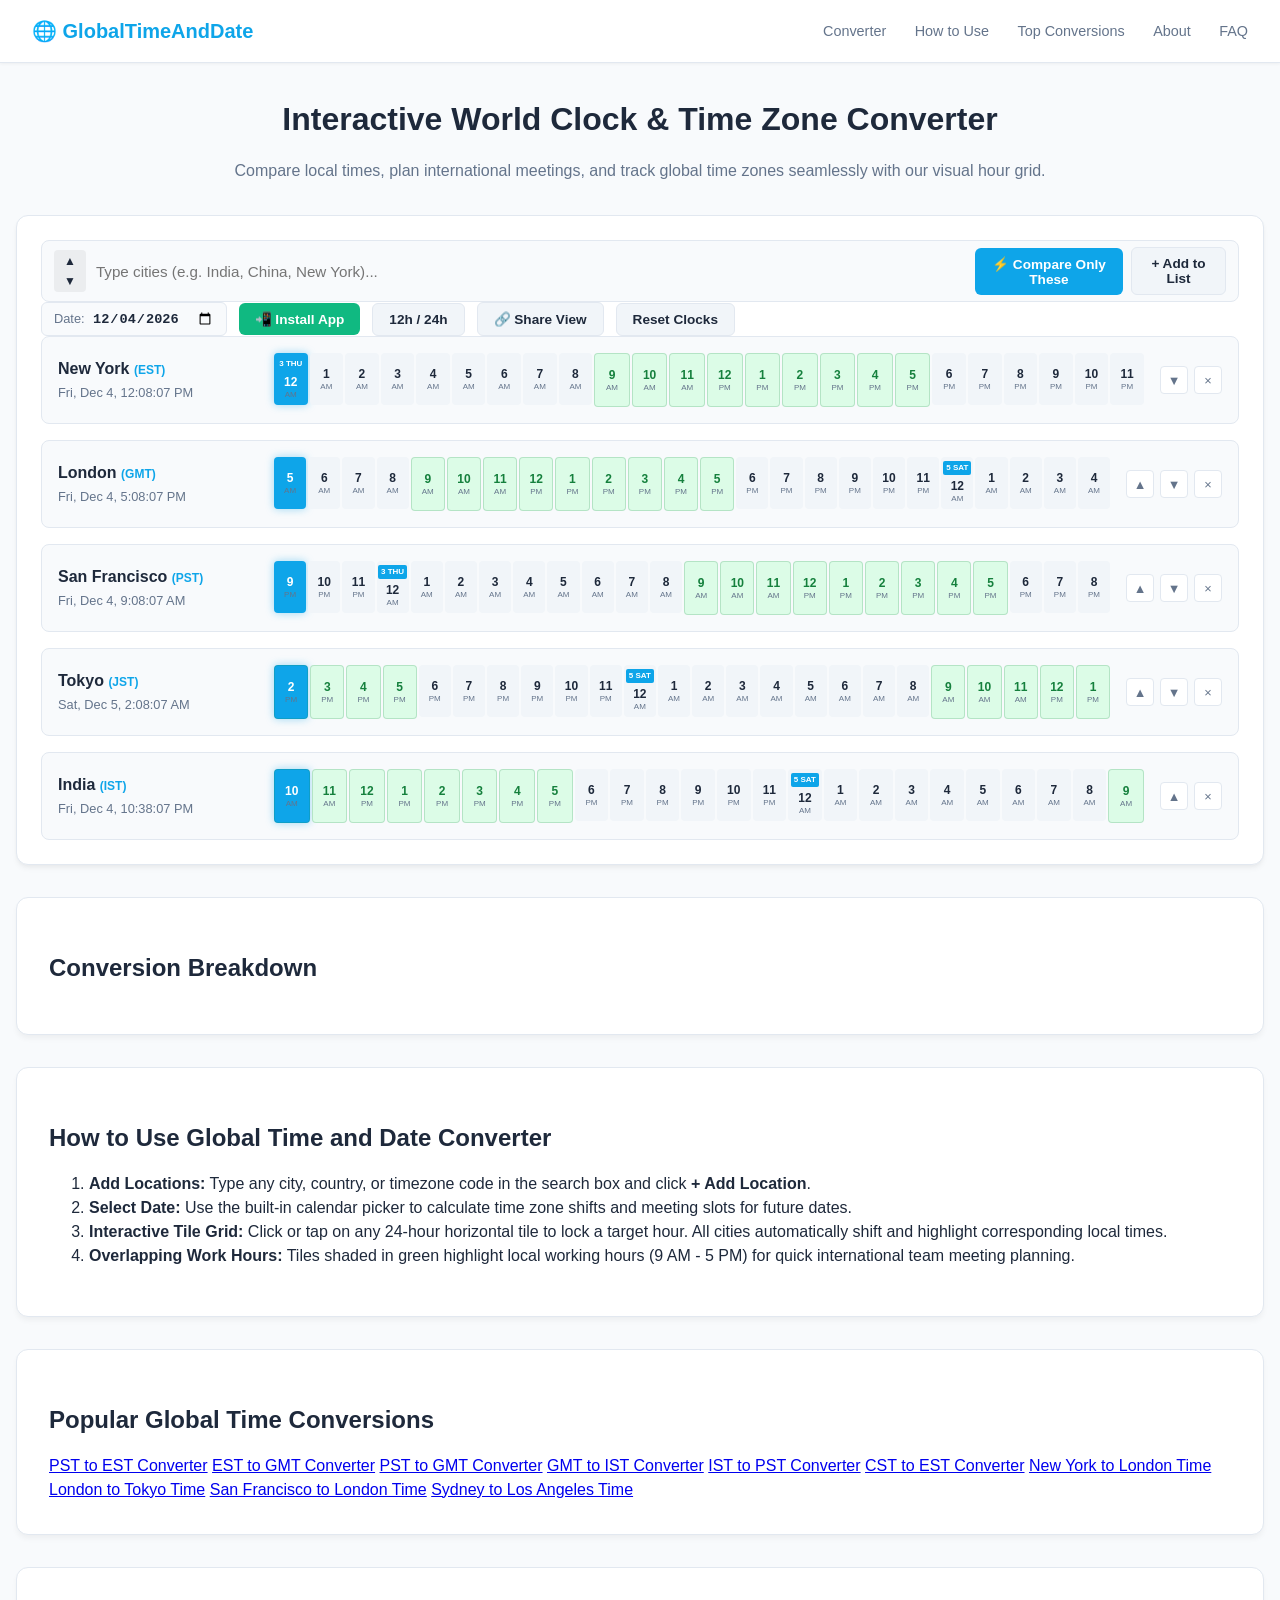
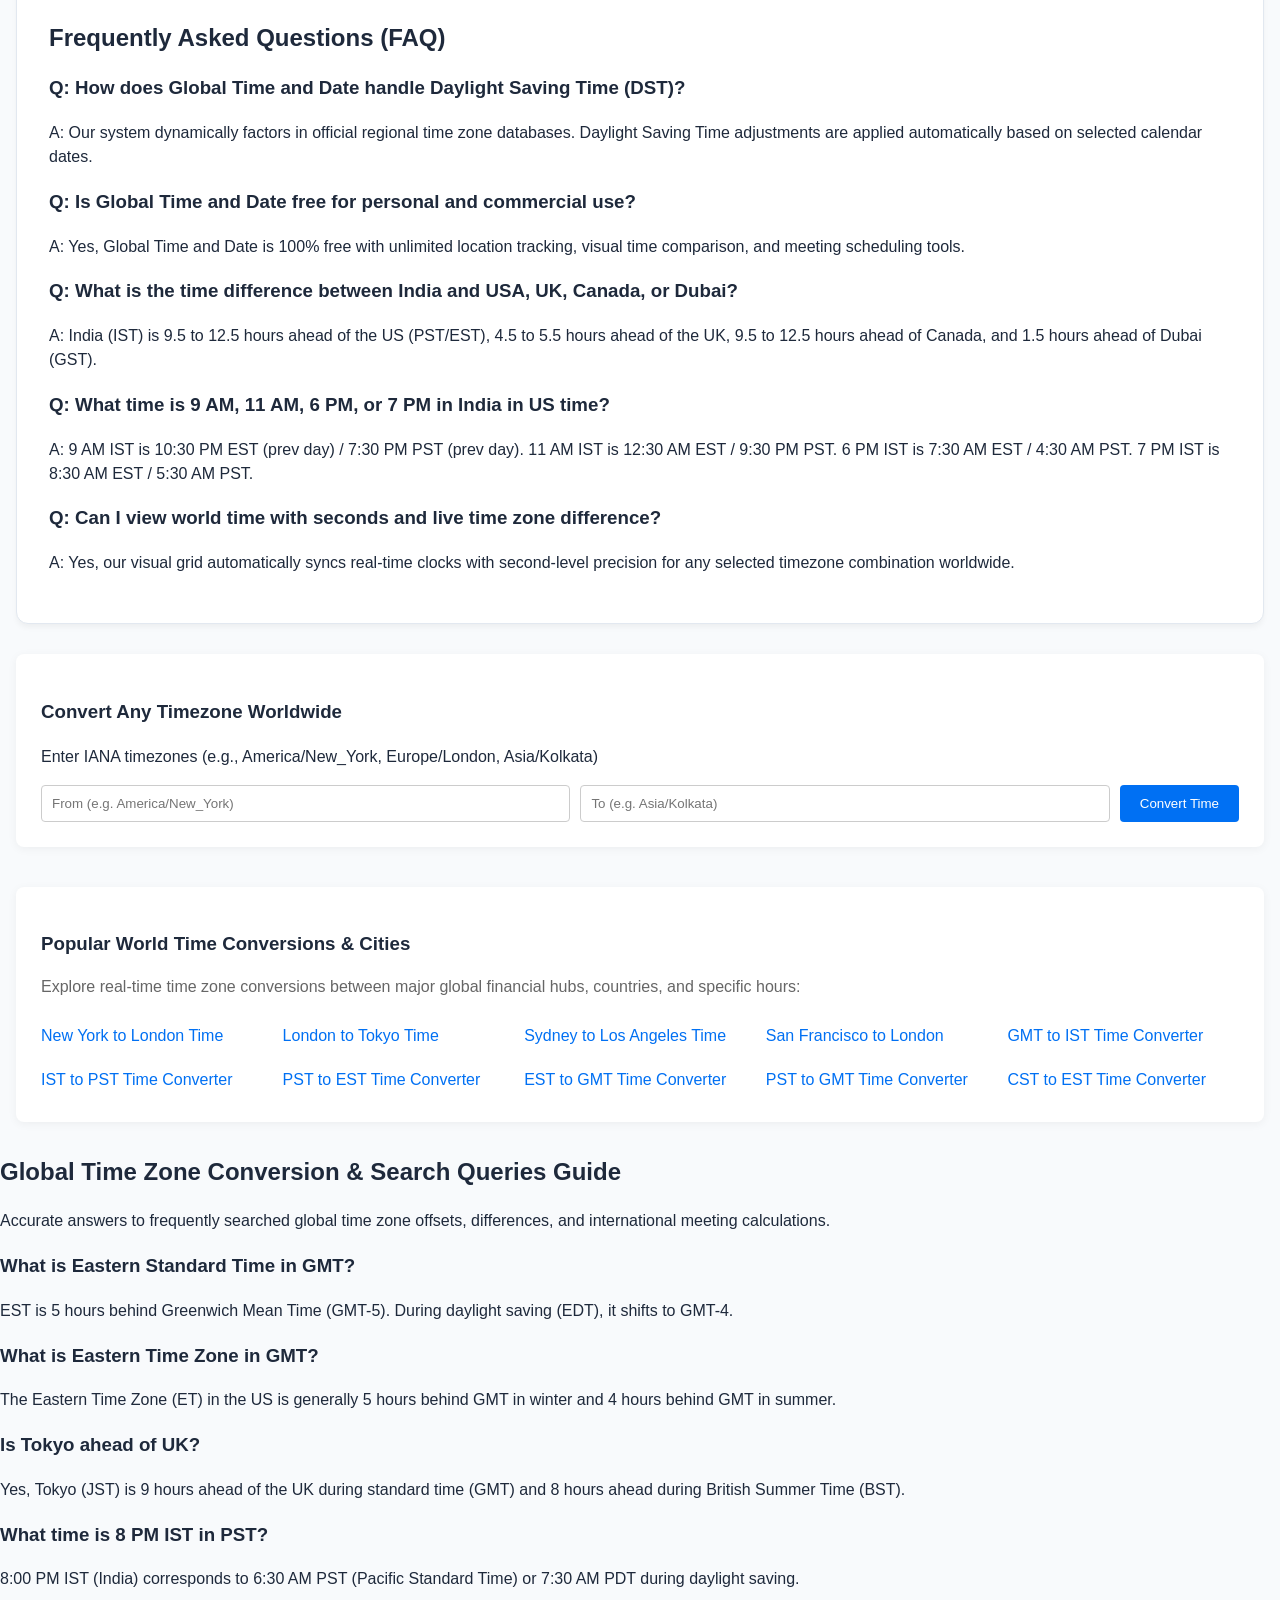
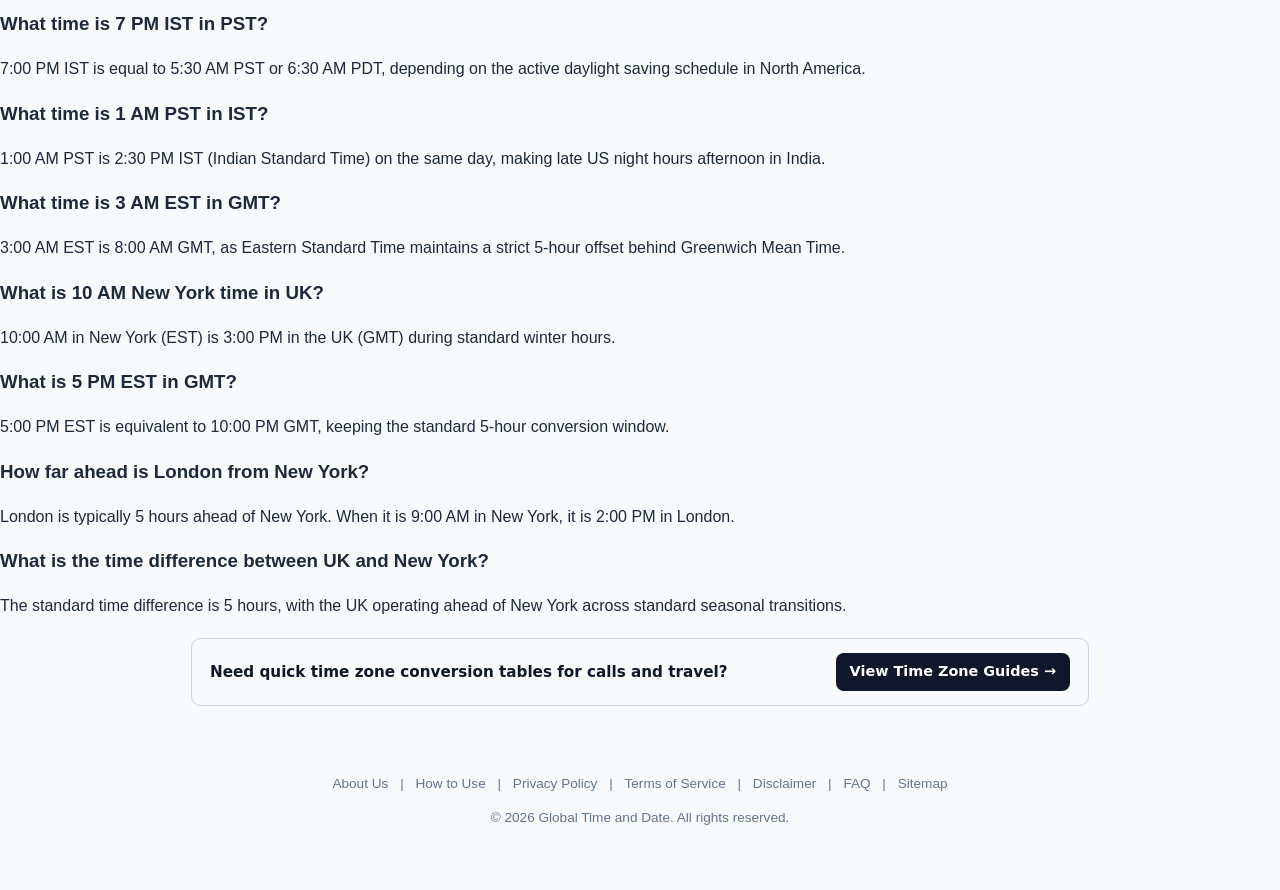
<file: GLOBALTIMEANDDATE/index.html>
<!DOCTYPE html>
<html lang="en">
<head>
<!-- Google tag (gtag.js) -->
<script async src="https://www.googletagmanager.com/gtag/js?id=G-215J8FMGZH"></script>
<script>
  window.dataLayer = window.dataLayer || [];
  function gtag(){dataLayer.push(arguments);}
  gtag('js', new Date());

  gtag('config', 'G-215J8FMGZH');
</script>
    <meta charset="UTF-8">
    <meta name="viewport" content="width=device-width, initial-scale=1.0">
    
    <!-- Supercharged SEO Title & Description -->
    <title id="page-title">Global Time and Date - Interactive World Clock & Time Zone Converter</title>
    <meta id="page-desc" name="description" content="Effortlessly convert time and date across global time zones. Visual interactive time grid, international meeting planner, and exact city difference calculator.">
    <meta name="keywords" content="global time and date, time zone converter, world clock, meeting planner, PST to EST, GMT to IST, India to USA time, time difference between India and UK, IST to PST time difference">
    
    <!-- Canonical & Social Sharing Tags -->
    <link rel="canonical" href="https://globaldateandtime.vercel.app/">
    <meta property="og:title" content="Global Time and Date - Interactive World Clock & Time Zone Converter">
    <meta property="og:description" content="Convert time and date across global time zones instantly with our visual interactive hour grid and meeting planner.">
    <meta property="og:url" content="https://globaldateandtime.vercel.app/">
    <meta property="og:type" content="website">

    <link rel="manifest" href="manifest.json">
    <meta name="theme-color" content="#0f172a">
    <link rel="stylesheet" href="styles.css">

    <!-- Structured Data Schema for Rich Google Snippets -->
    <script type="application/ld+json">
    {
      "@context": "https://schema.org",
      "@type": "FAQPage",
      "mainEntity": [{
        "@type": "Question",
        "name": "What is the time difference between India and USA?",
        "acceptedAnswer": {
          "@type": "Answer",
          "text": "India Standard Time (IST) is 9.5 to 12.5 hours ahead of major USA time zones (PST, EST, CST) depending on Daylight Saving Time."
        }
      }, {
        "@type": "Question",
        "name": "What time is 9 AM IST in US?",
        "acceptedAnswer": {
          "@type": "Answer",
          "text": "9 AM in India (IST) is typically 8:30 PM PST (previous night) or 11:30 PM EST (previous night) in the United States."
        }
      }, {
        "@type": "Question",
        "name": "What is the time difference between India and UK?",
        "acceptedAnswer": {
          "@type": "Answer",
          "text": "India Standard Time (IST) is 4 hours and 30 minutes ahead of British Summer Time (BST) and 5 hours and 30 minutes ahead of GMT."
        }
      }]
    }
    </script>
</head>
<body>
    <header class="navbar">
        <div class="logo">🌐 GlobalTimeAndDate</div>
        <nav class="nav-links">
            <a href="#tool">Converter</a>
            <a href="#how-to-use">How to Use</a>
            <a href="#popular-conversions">Top Conversions</a>
            <a href="about">About</a>
            <a href="#faq">FAQ</a>
        </nav>
    </header>

    <main class="container">
        <section id="hero-section" class="hero-block">
            <h1 id="dynamic-h1">Interactive World Clock & Time Zone Converter</h1>
            <p id="dynamic-subtext">Compare local times, plan international meetings, and track global time zones seamlessly with our visual hour grid.</p>
        </section>

        <section id="tool" class="tool-card">
           <div class="search-box">
                <div class="search-arrows">
                    <button type="button" id="add-top-btn" class="arrow-select-btn" title="Add to Top">▲</button>
                    <button type="button" id="add-bottom-btn" class="arrow-select-btn" title="Add to Bottom">▼</button>
                </div>
                <input type="text" id="city-input" placeholder="Type cities (e.g. India, China, New York)..." autocomplete="off">
                <button type="button" id="compare-btn" class="btn-primary">⚡ Compare Only These</button>
                <button type="button" id="add-btn" class="btn-secondary">+ Add to List</button>
            </div>
            <div class="control-actions">
                <div class="date-picker-wrapper">
                    <label for="meeting-date" style="font-size: 0.8rem; color: var(--text-secondary);">Date:</label>
                    <input type="date" id="meeting-date" class="date-picker-input">
                </div>
                <button type="button" id="install-btn" class="btn-primary-app">📲 Install App</button>
                <button type="button" id="toggle-format" class="btn-secondary">12h / 24h</button>
                <button type="button" id="share-btn" class="btn-secondary">🔗 Share View</button>
                <button type="button" id="reset-btn" class="btn-secondary">Reset Clocks</button>
            </div>

            <!-- Visual Horizontal Time Slider Grid -->
            <div id="timezone-grid" class="grid-wrapper"></div>
        </section>

        <section id="pseo-info-block" class="content-card dynamic-seo-card hidden">
            <h2 id="pseo-title">Conversion Breakdown</h2>
            <div id="pseo-content"></div>
        </section>

        <section id="how-to-use" class="content-card">
            <h2>How to Use Global Time and Date Converter</h2>
            <ol class="guide-list">
                <li><strong>Add Locations:</strong> Type any city, country, or timezone code in the search box and click <strong>+ Add Location</strong>.</li>
                <li><strong>Select Date:</strong> Use the built-in calendar picker to calculate time zone shifts and meeting slots for future dates.</li>
                <li><strong>Interactive Tile Grid:</strong> Click or tap on any 24-hour horizontal tile to lock a target hour. All cities automatically shift and highlight corresponding local times.</li>
                <li><strong>Overlapping Work Hours:</strong> Tiles shaded in green highlight local working hours (9 AM - 5 PM) for quick international team meeting planning.</li>
            </ol>
        </section>

        <section id="popular-conversions" class="content-card">
            <h2>Popular Global Time Conversions</h2>
            <div class="link-grid">
                <a href="/pst-to-est">PST to EST Converter</a>
                <a href="/est-to-gmt">EST to GMT Converter</a>
                <a href="/pst-to-gmt">PST to GMT Converter</a>
                <a href="/gmt-to-ist">GMT to IST Converter</a>
                <a href="/ist-to-pst">IST to PST Converter</a>
                <a href="/cst-to-est">CST to EST Converter</a>
                <a href="/new-york-to-london">New York to London Time</a>
                <a href="/london-to-tokyo">London to Tokyo Time</a>
                <a href="/san-francisco-to-london">San Francisco to London Time</a>
                <a href="/sydney-to-los-angeles">Sydney to Los Angeles Time</a>
            </div>
        </section>

        <section id="faq" class="content-card">
            <h2>Frequently Asked Questions (FAQ)</h2>
            <div class="faq-item">
                <h3>Q: How does Global Time and Date handle Daylight Saving Time (DST)?</h3>
                <p>A: Our system dynamically factors in official regional time zone databases. Daylight Saving Time adjustments are applied automatically based on selected calendar dates.</p>
            </div>
            <div class="faq-item">
                <h3>Q: Is Global Time and Date free for personal and commercial use?</h3>
                <p>A: Yes, Global Time and Date is 100% free with unlimited location tracking, visual time comparison, and meeting scheduling tools.</p>
            </div>
            <div class="faq-item">
                <h3>Q: What is the time difference between India and USA, UK, Canada, or Dubai?</h3>
                <p>A: India (IST) is 9.5 to 12.5 hours ahead of the US (PST/EST), 4.5 to 5.5 hours ahead of the UK, 9.5 to 12.5 hours ahead of Canada, and 1.5 hours ahead of Dubai (GST).</p>
            </div>
            <div class="faq-item">
                <h3>Q: What time is 9 AM, 11 AM, 6 PM, or 7 PM in India in US time?</h3>
                <p>A: 9 AM IST is 10:30 PM EST (prev day) / 7:30 PM PST (prev day). 11 AM IST is 12:30 AM EST / 9:30 PM PST. 6 PM IST is 7:30 AM EST / 4:30 AM PST. 7 PM IST is 8:30 AM EST / 5:30 AM PST.</p>
            </div>
            <div class="faq-item">
                <h3>Q: Can I view world time with seconds and live time zone difference?</h3>
                <p>A: Yes, our visual grid automatically syncs real-time clocks with second-level precision for any selected timezone combination worldwide.</p>
            </div>
        </section>

        <div class="universal-search" style="margin-top: 30px; margin-bottom: 20px; padding: 25px; background: #fff; border-radius: 8px; box-shadow: 0 2px 10px rgba(0,0,0,0.05);">
            <h3>Convert Any Timezone Worldwide</h3>
            <p>Enter IANA timezones (e.g., America/New_York, Europe/London, Asia/Kolkata)</p>
            
            <form action="converter" method="GET" style="display: flex; gap: 10px; flex-wrap: wrap; margin-top: 15px;">
                <input type="text" name="from" placeholder="From (e.g. America/New_York)" required style="padding: 10px; flex: 1; min-width: 200px; border: 1px solid #ccc; border-radius: 4px;">
                <input type="text" name="to" placeholder="To (e.g. Asia/Kolkata)" required style="padding: 10px; flex: 1; min-width: 200px; border: 1px solid #ccc; border-radius: 4px;">
                <button type="submit" style="padding: 10px 20px; background: #0070f3; color: white; border: none; border-radius: 4px; cursor: pointer;">Convert Time</button>
            </form>
        </div>

        <!-- Popular World Time Conversions Directory -->
        <div class="global-cities-directory" style="margin-top: 40px; padding: 25px; background: #fff; border-radius: 8px; box-shadow: 0 2px 10px rgba(0,0,0,0.05);">
            <h3 style="margin-bottom: 15px;">Popular World Time Conversions & Cities</h3>
            <p style="margin-bottom: 20px; color: #666;">Explore real-time time zone conversions between major global financial hubs, countries, and specific hours:</p>
            
            <div id="dynamic-pseo-links" style="display: grid; grid-template-columns: repeat(auto-fill, minmax(220px, 1fr)); gap: 10px;">
                <a href="/new-york-to-london" style="color: #0070f3; text-decoration: none; padding: 5px 0;">New York to London Time</a>
                <a href="/london-to-tokyo" style="color: #0070f3; text-decoration: none; padding: 5px 0;">London to Tokyo Time</a>
                <a href="/sydney-to-los-angeles" style="color: #0070f3; text-decoration: none; padding: 5px 0;">Sydney to Los Angeles Time</a>
                <a href="/san-francisco-to-london" style="color: #0070f3; text-decoration: none; padding: 5px 0;">San Francisco to London</a>
                <a href="/gmt-to-ist" style="color: #0070f3; text-decoration: none; padding: 5px 0;">GMT to IST Time Converter</a>
                <a href="/ist-to-pst" style="color: #0070f3; text-decoration: none; padding: 5px 0;">IST to PST Time Converter</a>
                <a href="/pst-to-est" style="color: #0070f3; text-decoration: none; padding: 5px 0;">PST to EST Time Converter</a>
                <a href="/est-to-gmt" style="color: #0070f3; text-decoration: none; padding: 5px 0;">EST to GMT Time Converter</a>
                <a href="/pst-to-gmt" style="color: #0070f3; text-decoration: none; padding: 5px 0;">PST to GMT Time Converter</a>
                <a href="/cst-to-est" style="color: #0070f3; text-decoration: none; padding: 5px 0;">CST to EST Time Converter</a>
            </div>
        </div>
    </main>

    <script src="app.js"></script>
    <!-- SEO High-Traffic FAQ & Time Zone Guide Section -->
<section class="mt-12 bg-white border border-slate-200 rounded-2xl p-6 sm:p-8 shadow-sm max-w-5xl mx-auto">
    <h2 class="text-base font-bold text-slate-900 mb-2">Global Time Zone Conversion & Search Queries Guide</h2>
    <p class="text-xs text-slate-500 mb-6">Accurate answers to frequently searched global time zone offsets, differences, and international meeting calculations.</p>
    
    <div class="grid grid-cols-1 md:grid-cols-2 lg:grid-cols-3 gap-4 text-xs">
        <div class="p-4 rounded-xl bg-slate-50 border border-slate-200 space-y-1">
            <h3 class="font-bold text-slate-900">What is Eastern Standard Time in GMT?</h3>
            <p class="text-slate-600 leading-relaxed">EST is 5 hours behind Greenwich Mean Time (GMT-5). During daylight saving (EDT), it shifts to GMT-4.</p>
        </div>
        
        <div class="p-4 rounded-xl bg-slate-50 border border-slate-200 space-y-1">
            <h3 class="font-bold text-slate-900">What is Eastern Time Zone in GMT?</h3>
            <p class="text-slate-600 leading-relaxed">The Eastern Time Zone (ET) in the US is generally 5 hours behind GMT in winter and 4 hours behind GMT in summer.</p>
        </div>

        <div class="p-4 rounded-xl bg-slate-50 border border-slate-200 space-y-1">
            <h3 class="font-bold text-slate-900">Is Tokyo ahead of UK?</h3>
            <p class="text-slate-600 leading-relaxed">Yes, Tokyo (JST) is 9 hours ahead of the UK during standard time (GMT) and 8 hours ahead during British Summer Time (BST).</p>
        </div>

        <div class="p-4 rounded-xl bg-slate-50 border border-slate-200 space-y-1">
            <h3 class="font-bold text-slate-900">What time is 8 PM IST in PST?</h3>
            <p class="text-slate-600 leading-relaxed">8:00 PM IST (India) corresponds to 6:30 AM PST (Pacific Standard Time) or 7:30 AM PDT during daylight saving.</p>
        </div>

        <div class="p-4 rounded-xl bg-slate-50 border border-slate-200 space-y-1">
            <h3 class="font-bold text-slate-900">What time is 7 PM IST in PST?</h3>
            <p class="text-slate-600 leading-relaxed">7:00 PM IST is equal to 5:30 AM PST or 6:30 AM PDT, depending on the active daylight saving schedule in North America.</p>
        </div>

        <div class="p-4 rounded-xl bg-slate-50 border border-slate-200 space-y-1">
            <h3 class="font-bold text-slate-900">What time is 1 AM PST in IST?</h3>
            <p class="text-slate-600 leading-relaxed">1:00 AM PST is 2:30 PM IST (Indian Standard Time) on the same day, making late US night hours afternoon in India.</p>
        </div>

        <div class="p-4 rounded-xl bg-slate-50 border border-slate-200 space-y-1">
            <h3 class="font-bold text-slate-900">What time is 3 AM EST in GMT?</h3>
            <p class="text-slate-600 leading-relaxed">3:00 AM EST is 8:00 AM GMT, as Eastern Standard Time maintains a strict 5-hour offset behind Greenwich Mean Time.</p>
        </div>

        <div class="p-4 rounded-xl bg-slate-50 border border-slate-200 space-y-1">
            <h3 class="font-bold text-slate-900">What is 10 AM New York time in UK?</h3>
            <p class="text-slate-600 leading-relaxed">10:00 AM in New York (EST) is 3:00 PM in the UK (GMT) during standard winter hours.</p>
        </div>

        <div class="p-4 rounded-xl bg-slate-50 border border-slate-200 space-y-1">
            <h3 class="font-bold text-slate-900">What is 5 PM EST in GMT?</h3>
            <p class="text-slate-600 leading-relaxed">5:00 PM EST is equivalent to 10:00 PM GMT, keeping the standard 5-hour conversion window.</p>
        </div>

        <div class="p-4 rounded-xl bg-slate-50 border border-slate-200 space-y-1">
            <h3 class="font-bold text-slate-900">How far ahead is London from New York?</h3>
            <p class="text-slate-600 leading-relaxed">London is typically 5 hours ahead of New York. When it is 9:00 AM in New York, it is 2:00 PM in London.</p>
        </div>

        <div class="p-4 rounded-xl bg-slate-50 border border-slate-200 space-y-1">
            <h3 class="font-bold text-slate-900">What is the time difference between UK and New York?</h3>
            <p class="text-slate-600 leading-relaxed">The standard time difference is 5 hours, with the UK operating ahead of New York across standard seasonal transitions.</p>
        </div>
    </div>
</section>
  <!-- Link to Time Zone Guides Page -->
<div style="max-width: 860px; margin: 20px auto; padding: 14px 18px; background: #f8fafc; border: 1px solid #cbd5e1; border-radius: 10px; display: flex; flex-wrap: wrap; align-items: center; justify-content: space-between; gap: 12px; font-family: system-ui, -apple-system, sans-serif;">
  <span style="font-size: 0.95rem; font-weight: 600; color: #0f172a;">
    Need quick time zone conversion tables for calls and travel?
  </span>
  <a href="/timezone-guides.html" style="padding: 8px 14px; background: #0f172a; color: #ffffff; text-decoration: none; border-radius: 8px; font-size: 0.9rem; font-weight: 600;">
    View Time Zone Guides →
  </a>
</div>
    <footer class="footer">
        <div class="footer-links">
            <a href="about">About Us</a> |
            <a href="how-to-use">How to Use</a> |
            <a href="privacy">Privacy Policy</a> |
            <a href="terms">Terms of Service</a> |
            <a href="disclaimer">Disclaimer</a> |
            <a href="faq">FAQ</a> |
            <a href="sitemap.xml">Sitemap</a>
        </div>
        <p>&copy; 2026 Global Time and Date. All rights reserved.</p>
    </footer>
</body>
</html>
</file>
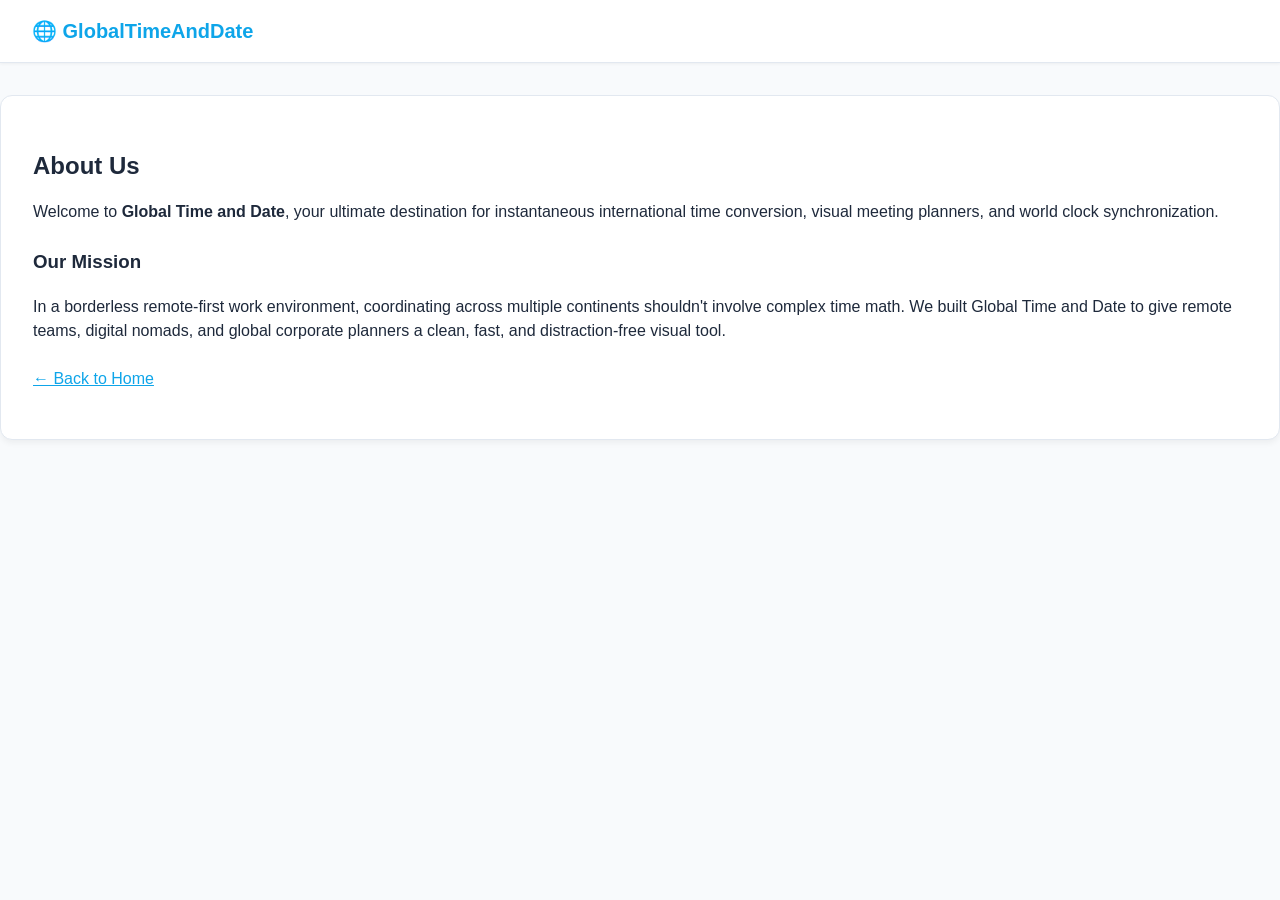
<file: GLOBALTIMEANDDATE/about.html>
<!DOCTYPE html>
<html lang="en">
<head>
    <meta charset="UTF-8">
    <meta name="viewport" content="width=device-width, initial-scale=1.0">
    <title>About Us - Global Time and Date</title>
    <link rel="stylesheet" href="styles.css">
    <link rel="canonical" href="https://globaldateandtime.vercel.app/about.html" />
</head>
<body>
    <header class="navbar">
        <div class="logo"><a href="index.html" style="color:inherit; text-decoration:none;">🌐 GlobalTimeAndDate</a></div>
    </header>
    <main class="container content-card">
        <h2>About Us</h2>
        <p>Welcome to <strong>Global Time and Date</strong>, your ultimate destination for instantaneous international time conversion, visual meeting planners, and world clock synchronization.</p>
        
        <h3 style="margin-top:1.5rem;">Our Mission</h3>
        <p>In a borderless remote-first work environment, coordinating across multiple continents shouldn't involve complex time math. We built Global Time and Date to give remote teams, digital nomads, and global corporate planners a clean, fast, and distraction-free visual tool.</p>
        
        <p style="margin-top:1.5rem;"><a href="index.html" style="color:var(--accent-color);">← Back to Home</a></p>
    </main>
</body>
</html>
</file>
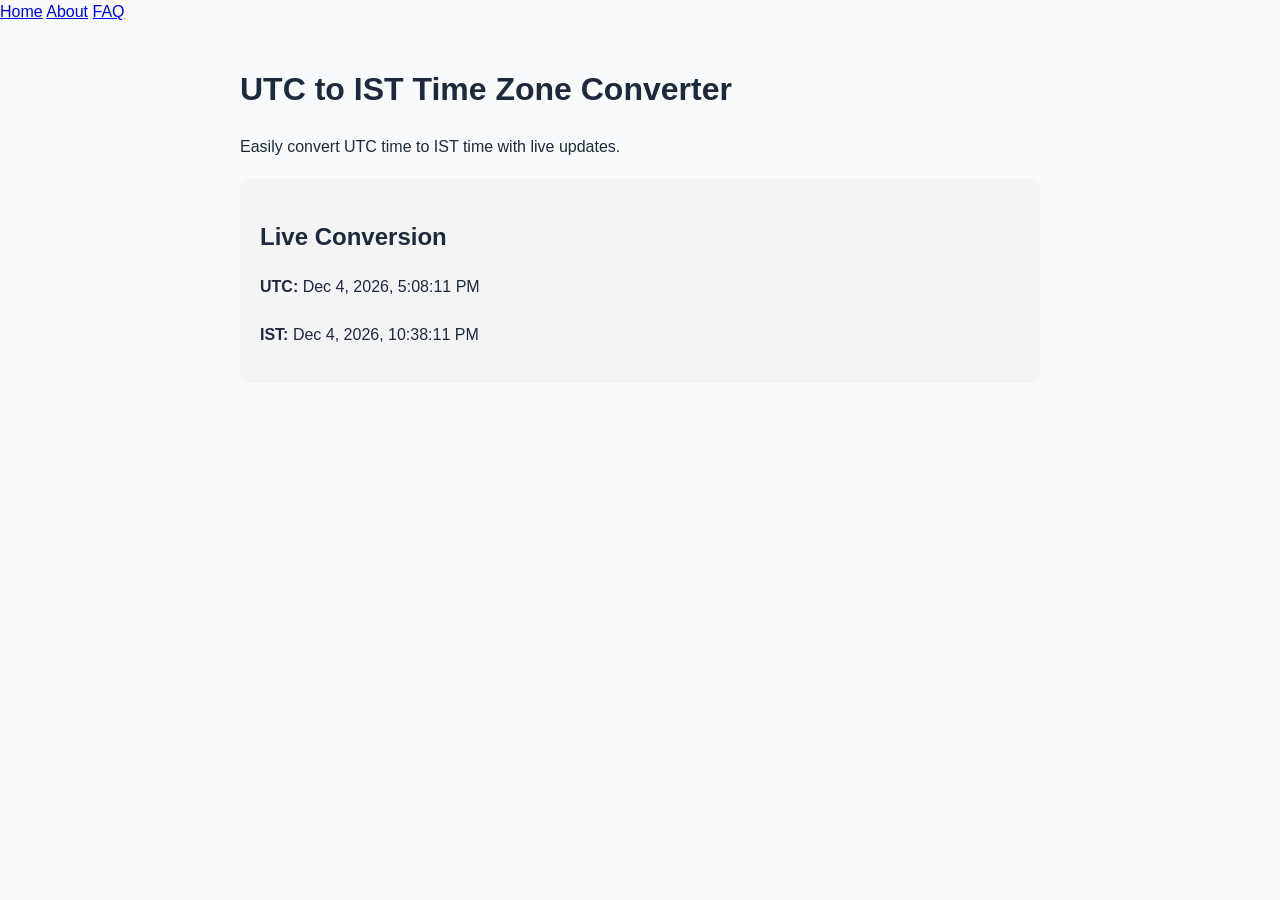
<file: GLOBALTIMEANDDATE/converter.html>
<!DOCTYPE html>
<html lang="en">
<head>
    <meta charset="UTF-8">
    <meta name="viewport" content="width=device-width, initial-scale=1.0">
    <title id="page-title">Global Time Zone Converter</title>
    <meta name="description" content="Instantly convert time between any cities and time zones worldwide with live real-time updates.">
    <link rel="stylesheet" href="styles.css">
    <link rel="canonical" href="https://globaldateandtime.vercel.app/converter.html" />
</head>
<body>
    <header>
        <nav>
            <a href="index.html">Home</a>
            <a href="about.html">About</a>
            <a href="faq.html">FAQ</a>
        </nav>
    </header>
    
    <main style="padding: 20px; max-width: 800px; margin: auto;">
        <h1 id="main-heading">World Time Zone Converter</h1>
        <p id="sub-heading">Real-time time conversion for global cities.</p>
        
        <div class="converter-box" style="background: #f4f4f4; padding: 20px; border-radius: 8px; margin-top: 20px;">
            <h2>Live Conversion</h2>
            <p id="conversion-result">Loading live time conversion...</p>
        </div>
    </main>

    <script>
        // URL se city names extract karna (jaise ?from=London&to=Tokyo)
        const params = new URLSearchParams(window.location.search);
        const fromCity = params.get('from') || 'UTC';
        const toCity = params.get('to') || 'IST';

        document.getElementById('page-title').innerText = `${fromCity.toUpperCase()} to ${toCity.toUpperCase()} Time Converter`;
        document.getElementById('main-heading').innerText = `${fromCity.toUpperCase()} to ${toCity.toUpperCase()} Time Zone Converter`;
        document.getElementById('sub-heading').innerText = `Easily convert ${fromCity} time to ${toCity} time with live updates.`;

        function updateDynamicTime() {
            const now = new Date();
            try {
                const time1 = new Intl.DateTimeFormat('en-US', { timeZone: fromCity, dateStyle: 'medium', timeStyle: 'medium' }).format(now);
                const time2 = new Intl.DateTimeFormat('en-US', { timeZone: toCity, dateStyle: 'medium', timeStyle: 'medium' }).format(now);
                document.getElementById('conversion-result').innerHTML = `<strong>${fromCity}:</strong> ${time1}<br><br><strong>${toCity}:</strong> ${time2}`;
            } catch (e) {
                document.getElementById('conversion-result').innerText = `Invalid timezones specified in URL.`;
            }
        }

        updateDynamicTime();
        setInterval(updateDynamicTime, 1000);
    </script>
</body>
</html>
</file>
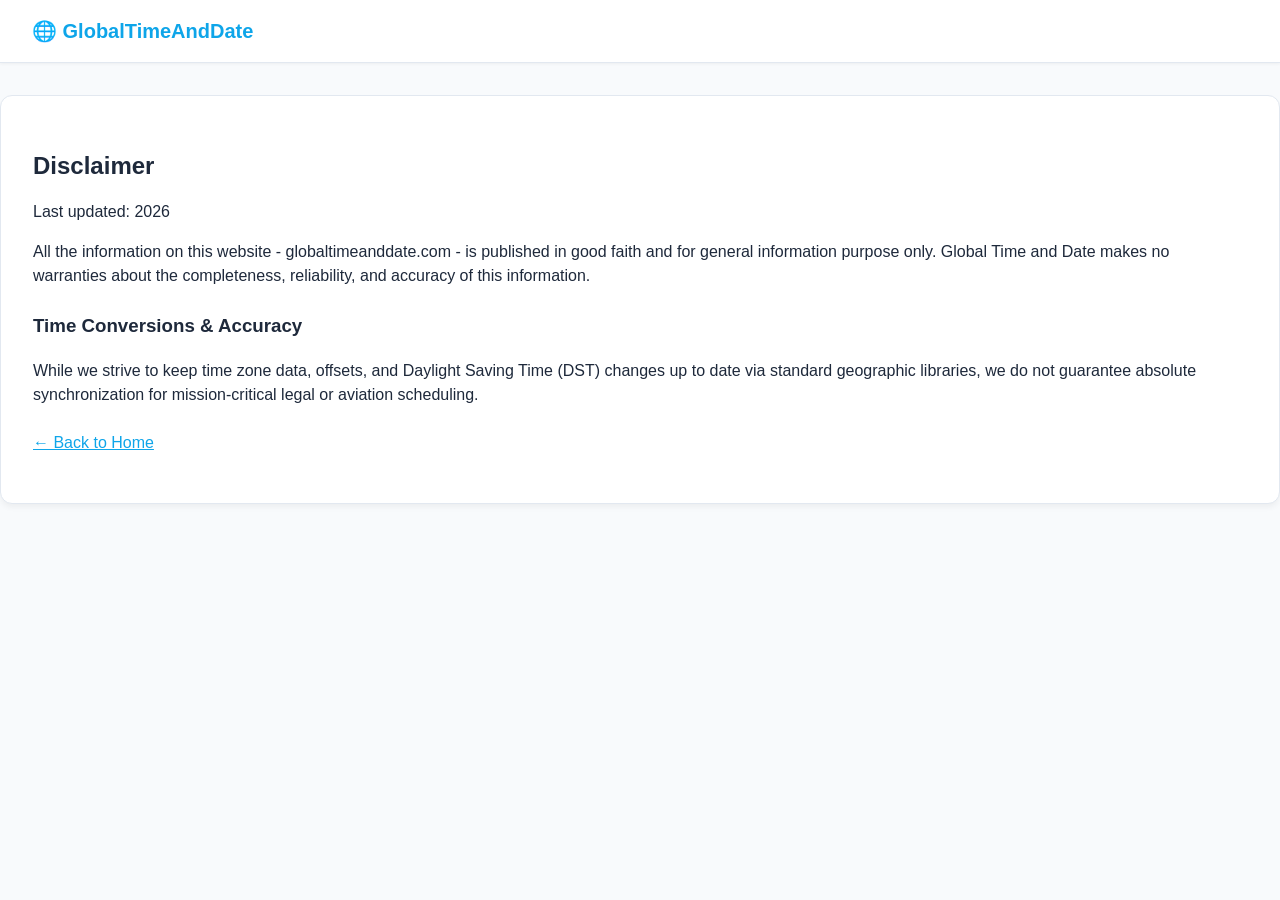
<file: GLOBALTIMEANDDATE/disclaimer.html>
<!DOCTYPE html>
<html lang="en">
<head>
    <meta charset="UTF-8">
    <meta name="viewport" content="width=device-width, initial-scale=1.0">
    <title>Disclaimer - Global Time and Date</title>
    <link rel="stylesheet" href="styles.css">
    <link rel="canonical" href="https://globaldateandtime.vercel.app/disclaimer.html" />
</head>
<body>
    <header class="navbar">
        <div class="logo"><a href="index.html" style="color:inherit; text-decoration:none;">🌐 GlobalTimeAndDate</a></div>
    </header>
    <main class="container content-card">
        <h2>Disclaimer</h2>
        <p>Last updated: 2026</p>
        <p>All the information on this website - globaltimeanddate.com - is published in good faith and for general information purpose only. Global Time and Date makes no warranties about the completeness, reliability, and accuracy of this information.</p>
        
        <h3 style="margin-top:1.5rem;">Time Conversions & Accuracy</h3>
        <p>While we strive to keep time zone data, offsets, and Daylight Saving Time (DST) changes up to date via standard geographic libraries, we do not guarantee absolute synchronization for mission-critical legal or aviation scheduling.</p>
        
        <p style="margin-top:1.5rem;"><a href="index.html" style="color:var(--accent-color);">← Back to Home</a></p>
    </main>
</body>
</html>
</file>
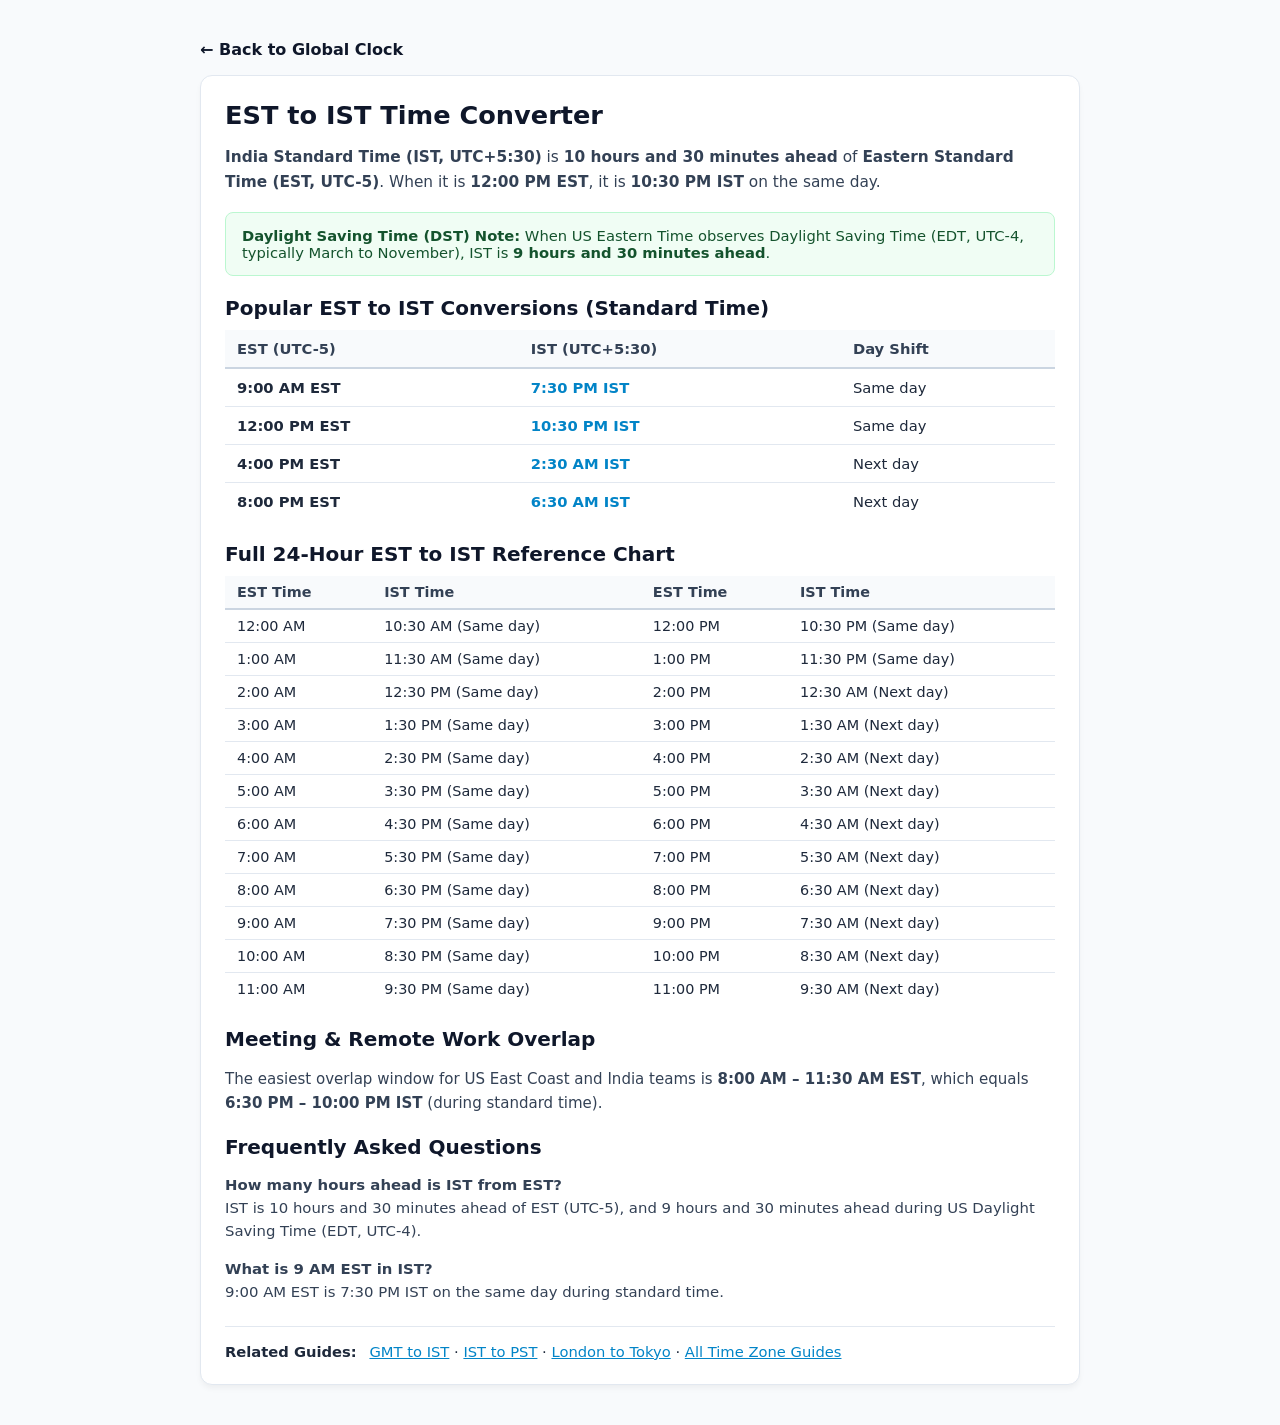
<file: GLOBALTIMEANDDATE/est-to-ist.html>
<!DOCTYPE html>
<html lang="en">
<head>
  <meta charset="UTF-8" />
  <meta name="viewport" content="width=device-width, initial-scale=1.0" />
  <title>EST to IST Converter — Eastern Standard Time to India Time | Global Date and Time</title>
  <meta name="description" content="Convert EST (Eastern Standard Time) to IST (India Standard Time) instantly. View quick hour conversions, 24-hour table, DST notes, and meeting overlap times." />
  <link rel="canonical" href="https://globaldateandtime.vercel.app/est-to-ist.html" />
</head>
<body style="margin: 0; padding: 16px; background: #f8fafc; font-family: system-ui, -apple-system, sans-serif; color: #1e293b;">
  <main style="max-width: 880px; margin: 24px auto;">
    <div style="margin-bottom: 16px;">
      <a href="/" style="color: #0f172a; text-decoration: none; font-weight: 600;">← Back to Global Clock</a>
    </div>

    <section style="padding: 24px; background: #ffffff; border: 1px solid #e2e8f0; border-radius: 12px; box-shadow: 0 4px 6px -1px rgba(0,0,0,0.05);">
      <h1 style="font-size: 1.6rem; font-weight: 700; margin-top: 0; margin-bottom: 10px; color: #0f172a;">
        EST to IST Time Converter
      </h1>
      <p style="font-size: 0.96rem; color: #334155; line-height: 1.6; margin-bottom: 18px;">
        <strong>India Standard Time (IST, UTC+5:30)</strong> is <strong>10 hours and 30 minutes ahead</strong> of <strong>Eastern Standard Time (EST, UTC-5)</strong>. When it is <strong>12:00 PM EST</strong>, it is <strong>10:30 PM IST</strong> on the same day.
      </p>

      <div style="background: #f0fdf4; border: 1px solid #bbf7d0; border-radius: 8px; padding: 14px 16px; margin-bottom: 20px; font-size: 0.92rem; color: #14532d;">
        <strong>Daylight Saving Time (DST) Note:</strong> When US Eastern Time observes Daylight Saving Time (EDT, UTC-4, typically March to November), IST is <strong>9 hours and 30 minutes ahead</strong>.
      </div>

      <h2 style="font-size: 1.25rem; font-weight: 700; margin-bottom: 10px; color: #0f172a;">
        Popular EST to IST Conversions (Standard Time)
      </h2>
      <div style="overflow-x: auto; margin-bottom: 22px;">
        <table style="width: 100%; border-collapse: collapse; text-align: left; font-size: 0.92rem;">
          <thead>
            <tr style="background: #f8fafc; border-bottom: 2px solid #cbd5e1;">
              <th style="padding: 10px 12px; color: #334155;">EST (UTC-5)</th>
              <th style="padding: 10px 12px; color: #334155;">IST (UTC+5:30)</th>
              <th style="padding: 10px 12px; color: #334155;">Day Shift</th>
            </tr>
          </thead>
          <tbody>
            <tr style="border-bottom: 1px solid #e2e8f0;">
              <td style="padding: 10px 12px; font-weight: 600;">9:00 AM EST</td>
              <td style="padding: 10px 12px; font-weight: 600; color: #0284c7;">7:30 PM IST</td>
              <td style="padding: 10px 12px;">Same day</td>
            </tr>
            <tr style="border-bottom: 1px solid #e2e8f0;">
              <td style="padding: 10px 12px; font-weight: 600;">12:00 PM EST</td>
              <td style="padding: 10px 12px; font-weight: 600; color: #0284c7;">10:30 PM IST</td>
              <td style="padding: 10px 12px;">Same day</td>
            </tr>
            <tr style="border-bottom: 1px solid #e2e8f0;">
              <td style="padding: 10px 12px; font-weight: 600;">4:00 PM EST</td>
              <td style="padding: 10px 12px; font-weight: 600; color: #0284c7;">2:30 AM IST</td>
              <td style="padding: 10px 12px;">Next day</td>
            </tr>
            <tr>
              <td style="padding: 10px 12px; font-weight: 600;">8:00 PM EST</td>
              <td style="padding: 10px 12px; font-weight: 600; color: #0284c7;">6:30 AM IST</td>
              <td style="padding: 10px 12px;">Next day</td>
            </tr>
          </tbody>
        </table>
      </div>

      <h2 style="font-size: 1.25rem; font-weight: 700; margin-bottom: 10px; color: #0f172a;">
        Full 24-Hour EST to IST Reference Chart
      </h2>
      <div style="overflow-x: auto; margin-bottom: 22px;">
        <table style="width: 100%; border-collapse: collapse; text-align: left; font-size: 0.9rem;">
          <thead>
            <tr style="background: #f8fafc; border-bottom: 2px solid #cbd5e1;">
              <th style="padding: 8px 12px; color: #334155;">EST Time</th>
              <th style="padding: 8px 12px; color: #334155;">IST Time</th>
              <th style="padding: 8px 12px; color: #334155;">EST Time</th>
              <th style="padding: 8px 12px; color: #334155;">IST Time</th>
            </tr>
          </thead>
          <tbody>
            <tr style="border-bottom: 1px solid #e2e8f0;"><td style="padding: 8px 12px;">12:00 AM</td><td style="padding: 8px 12px;">10:30 AM (Same day)</td><td style="padding: 8px 12px;">12:00 PM</td><td style="padding: 8px 12px;">10:30 PM (Same day)</td></tr>
            <tr style="border-bottom: 1px solid #e2e8f0;"><td style="padding: 8px 12px;">1:00 AM</td><td style="padding: 8px 12px;">11:30 AM (Same day)</td><td style="padding: 8px 12px;">1:00 PM</td><td style="padding: 8px 12px;">11:30 PM (Same day)</td></tr>
            <tr style="border-bottom: 1px solid #e2e8f0;"><td style="padding: 8px 12px;">2:00 AM</td><td style="padding: 8px 12px;">12:30 PM (Same day)</td><td style="padding: 8px 12px;">2:00 PM</td><td style="padding: 8px 12px;">12:30 AM (Next day)</td></tr>
            <tr style="border-bottom: 1px solid #e2e8f0;"><td style="padding: 8px 12px;">3:00 AM</td><td style="padding: 8px 12px;">1:30 PM (Same day)</td><td style="padding: 8px 12px;">3:00 PM</td><td style="padding: 8px 12px;">1:30 AM (Next day)</td></tr>
            <tr style="border-bottom: 1px solid #e2e8f0;"><td style="padding: 8px 12px;">4:00 AM</td><td style="padding: 8px 12px;">2:30 PM (Same day)</td><td style="padding: 8px 12px;">4:00 PM</td><td style="padding: 8px 12px;">2:30 AM (Next day)</td></tr>
            <tr style="border-bottom: 1px solid #e2e8f0;"><td style="padding: 8px 12px;">5:00 AM</td><td style="padding: 8px 12px;">3:30 PM (Same day)</td><td style="padding: 8px 12px;">5:00 PM</td><td style="padding: 8px 12px;">3:30 AM (Next day)</td></tr>
            <tr style="border-bottom: 1px solid #e2e8f0;"><td style="padding: 8px 12px;">6:00 AM</td><td style="padding: 8px 12px;">4:30 PM (Same day)</td><td style="padding: 8px 12px;">6:00 PM</td><td style="padding: 8px 12px;">4:30 AM (Next day)</td></tr>
            <tr style="border-bottom: 1px solid #e2e8f0;"><td style="padding: 8px 12px;">7:00 AM</td><td style="padding: 8px 12px;">5:30 PM (Same day)</td><td style="padding: 8px 12px;">7:00 PM</td><td style="padding: 8px 12px;">5:30 AM (Next day)</td></tr>
            <tr style="border-bottom: 1px solid #e2e8f0;"><td style="padding: 8px 12px;">8:00 AM</td><td style="padding: 8px 12px;">6:30 PM (Same day)</td><td style="padding: 8px 12px;">8:00 PM</td><td style="padding: 8px 12px;">6:30 AM (Next day)</td></tr>
            <tr style="border-bottom: 1px solid #e2e8f0;"><td style="padding: 8px 12px;">9:00 AM</td><td style="padding: 8px 12px;">7:30 PM (Same day)</td><td style="padding: 8px 12px;">9:00 PM</td><td style="padding: 8px 12px;">7:30 AM (Next day)</td></tr>
            <tr style="border-bottom: 1px solid #e2e8f0;"><td style="padding: 8px 12px;">10:00 AM</td><td style="padding: 8px 12px;">8:30 PM (Same day)</td><td style="padding: 8px 12px;">10:00 PM</td><td style="padding: 8px 12px;">8:30 AM (Next day)</td></tr>
            <tr><td style="padding: 8px 12px;">11:00 AM</td><td style="padding: 8px 12px;">9:30 PM (Same day)</td><td style="padding: 8px 12px;">11:00 PM</td><td style="padding: 8px 12px;">9:30 AM (Next day)</td></tr>
          </tbody>
        </table>
      </div>

      <h2 style="font-size: 1.25rem; font-weight: 700; margin-bottom: 10px; color: #0f172a;">
        Meeting &amp; Remote Work Overlap
      </h2>
      <p style="font-size: 0.94rem; color: #334155; line-height: 1.6; margin-bottom: 20px;">
        The easiest overlap window for US East Coast and India teams is <strong>8:00 AM – 11:30 AM EST</strong>, which equals <strong>6:30 PM – 10:00 PM IST</strong> (during standard time).
      </p>

      <h2 style="font-size: 1.25rem; font-weight: 700; margin-bottom: 10px; color: #0f172a;">
        Frequently Asked Questions
      </h2>
      <p style="font-size: 0.93rem; color: #334155; line-height: 1.55;">
        <strong>How many hours ahead is IST from EST?</strong><br />
        IST is 10 hours and 30 minutes ahead of EST (UTC-5), and 9 hours and 30 minutes ahead during US Daylight Saving Time (EDT, UTC-4).
      </p>
      <p style="font-size: 0.93rem; color: #334155; line-height: 1.55;">
        <strong>What is 9 AM EST in IST?</strong><br />
        9:00 AM EST is 7:30 PM IST on the same day during standard time.
      </p>

      <div style="margin-top: 22px; padding-top: 16px; border-top: 1px solid #e2e8f0; font-size: 0.92rem;">
        <strong>Related Guides:</strong>
        <a href="/gmt-to-ist.html" style="color: #0284c7; margin-left: 8px;">GMT to IST</a> ·
        <a href="/ist-to-pst.html" style="color: #0284c7;">IST to PST</a> ·
        <a href="/london-to-tokyo.html" style="color: #0284c7;">London to Tokyo</a> ·
        <a href="/timezone-guides.html" style="color: #0284c7;">All Time Zone Guides</a>
      </div>
    </section>
  </main>
</body>
</html>
</file>
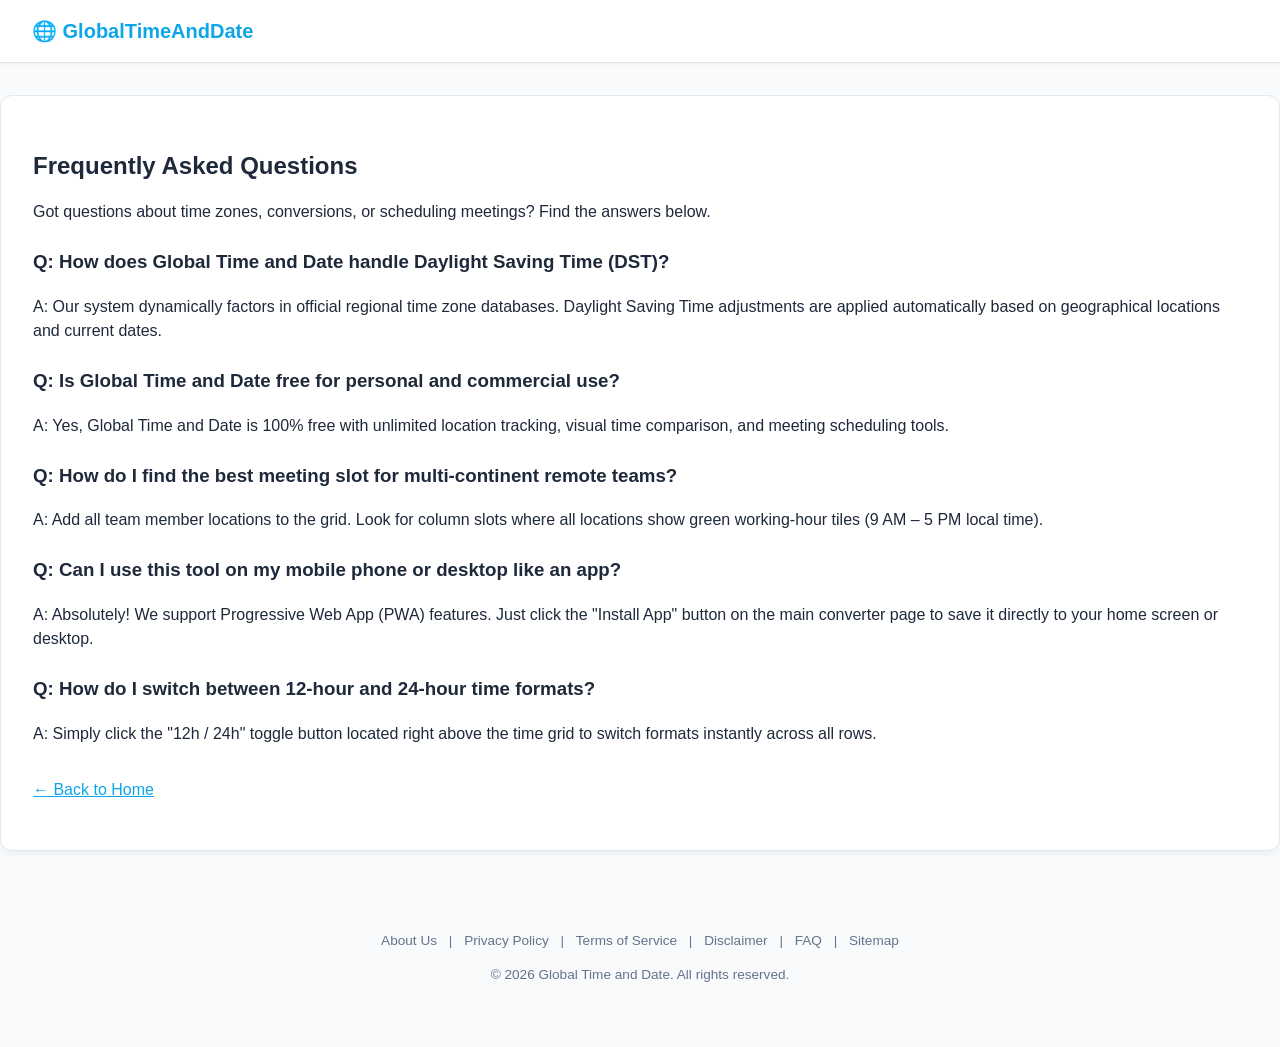
<file: GLOBALTIMEANDDATE/faq.html>
<!DOCTYPE html>
<html lang="en">
<head>
    <meta charset="UTF-8">
    <meta name="viewport" content="width=device-width, initial-scale=1.0">
    <title>Frequently Asked Questions (FAQ) - Global Time and Date</title>
    <meta name="description" content="Find answers to common questions about global time zone conversions, Daylight Saving Time (DST), and international meeting planning on Global Time and Date.">
    <link rel="stylesheet" href="styles.css">
    <link rel="canonical" href="https://globaldateandtime.vercel.app/faq.html" />
</head>
<body>
    <header class="navbar">
        <div class="logo"><a href="index.html" style="color:inherit; text-decoration:none;">🌐 GlobalTimeAndDate</a></div>
    </header>

    <main class="container content-card">
        <h2>Frequently Asked Questions</h2>
        <p>Got questions about time zones, conversions, or scheduling meetings? Find the answers below.</p>

        <div class="faq-item" style="margin-top: 1.5rem;">
            <h3>Q: How does Global Time and Date handle Daylight Saving Time (DST)?</h3>
            <p>A: Our system dynamically factors in official regional time zone databases. Daylight Saving Time adjustments are applied automatically based on geographical locations and current dates.</p>
        </div>

        <div class="faq-item" style="margin-top: 1.5rem;">
            <h3>Q: Is Global Time and Date free for personal and commercial use?</h3>
            <p>A: Yes, Global Time and Date is 100% free with unlimited location tracking, visual time comparison, and meeting scheduling tools.</p>
        </div>

        <div class="faq-item" style="margin-top: 1.5rem;">
            <h3>Q: How do I find the best meeting slot for multi-continent remote teams?</h3>
            <p>A: Add all team member locations to the grid. Look for column slots where all locations show green working-hour tiles (9 AM – 5 PM local time).</p>
        </div>

        <div class="faq-item" style="margin-top: 1.5rem;">
            <h3>Q: Can I use this tool on my mobile phone or desktop like an app?</h3>
            <p>A: Absolutely! We support Progressive Web App (PWA) features. Just click the "Install App" button on the main converter page to save it directly to your home screen or desktop.</p>
        </div>

        <div class="faq-item" style="margin-top: 1.5rem;">
            <h3>Q: How do I switch between 12-hour and 24-hour time formats?</h3>
            <p>A: Simply click the "12h / 24h" toggle button located right above the time grid to switch formats instantly across all rows.</p>
        </div>

        <p style="margin-top:2rem;"><a href="index.html" style="color:var(--accent-color);">← Back to Home</a></p>
    </main>

    <footer class="footer">
        <div class="footer-links">
            <a href="about.html">About Us</a> |
            <a href="privacy.html">Privacy Policy</a> |
            <a href="terms.html">Terms of Service</a> |
            <a href="disclaimer.html">Disclaimer</a> |
            <a href="faq.html">FAQ</a> |
            <a href="sitemap.xml">Sitemap</a>
        </div>
        <p>&copy; 2026 Global Time and Date. All rights reserved.</p>
    </footer>
</body>
</html>
</file>
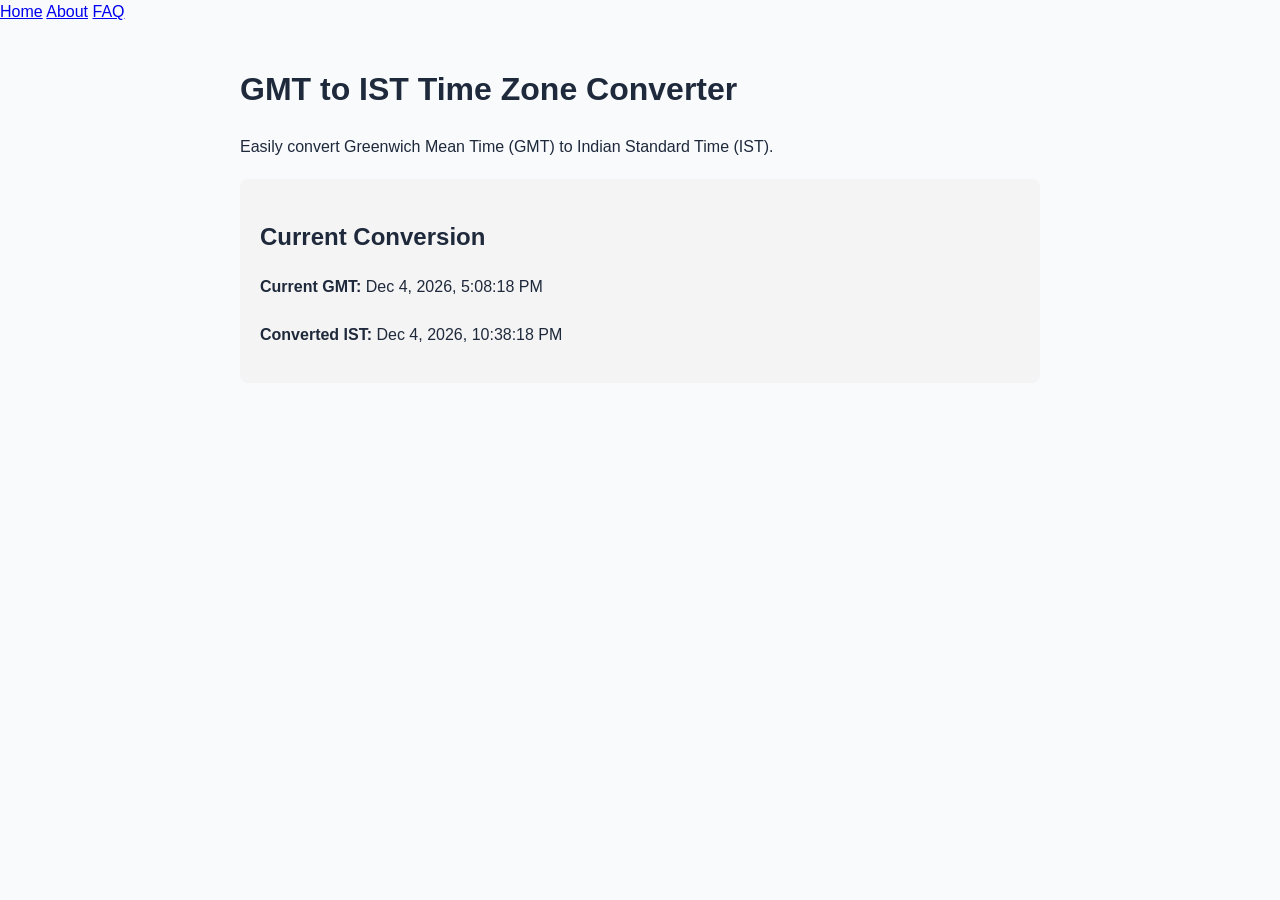
<file: GLOBALTIMEANDDATE/gmt-to-ist.html>
<!DOCTYPE html>
<html lang="en">
<head>
    <meta charset="UTF-8">
    <meta name="viewport" content="width=device-width, initial-scale=1.0">
    <title>GMT to IST Converter - Greenwich Mean Time to Indian Standard Time</title>
    <meta name="description" content="Convert GMT (Greenwich Mean Time) to IST (Indian Standard Time) accurately with live time updates and difference calculation.">
    <link rel="stylesheet" href="styles.css">
    <link rel="canonical" href="https://globaldateandtime.vercel.app/gmt-to-ist.html" />
</head>
<body>
    <header>
        <nav>
            <a href="index.html">Home</a>
            <a href="about.html">About</a>
            <a href="faq.html">FAQ</a>
        </nav>
    </header>
    
    <main style="padding: 20px; max-width: 800px; margin: auto;">
        <h1>GMT to IST Time Zone Converter</h1>
        <p>Easily convert Greenwich Mean Time (GMT) to Indian Standard Time (IST).</p>
        
        <div class="converter-box" style="background: #f4f4f4; padding: 20px; border-radius: 8px; margin-top: 20px;">
            <h2>Current Conversion</h2>
            <p id="conversion-result">Loading live time conversion...</p>
        </div>
    </main>

    <script src="app.js"></script>
</body>
</html>
</file>
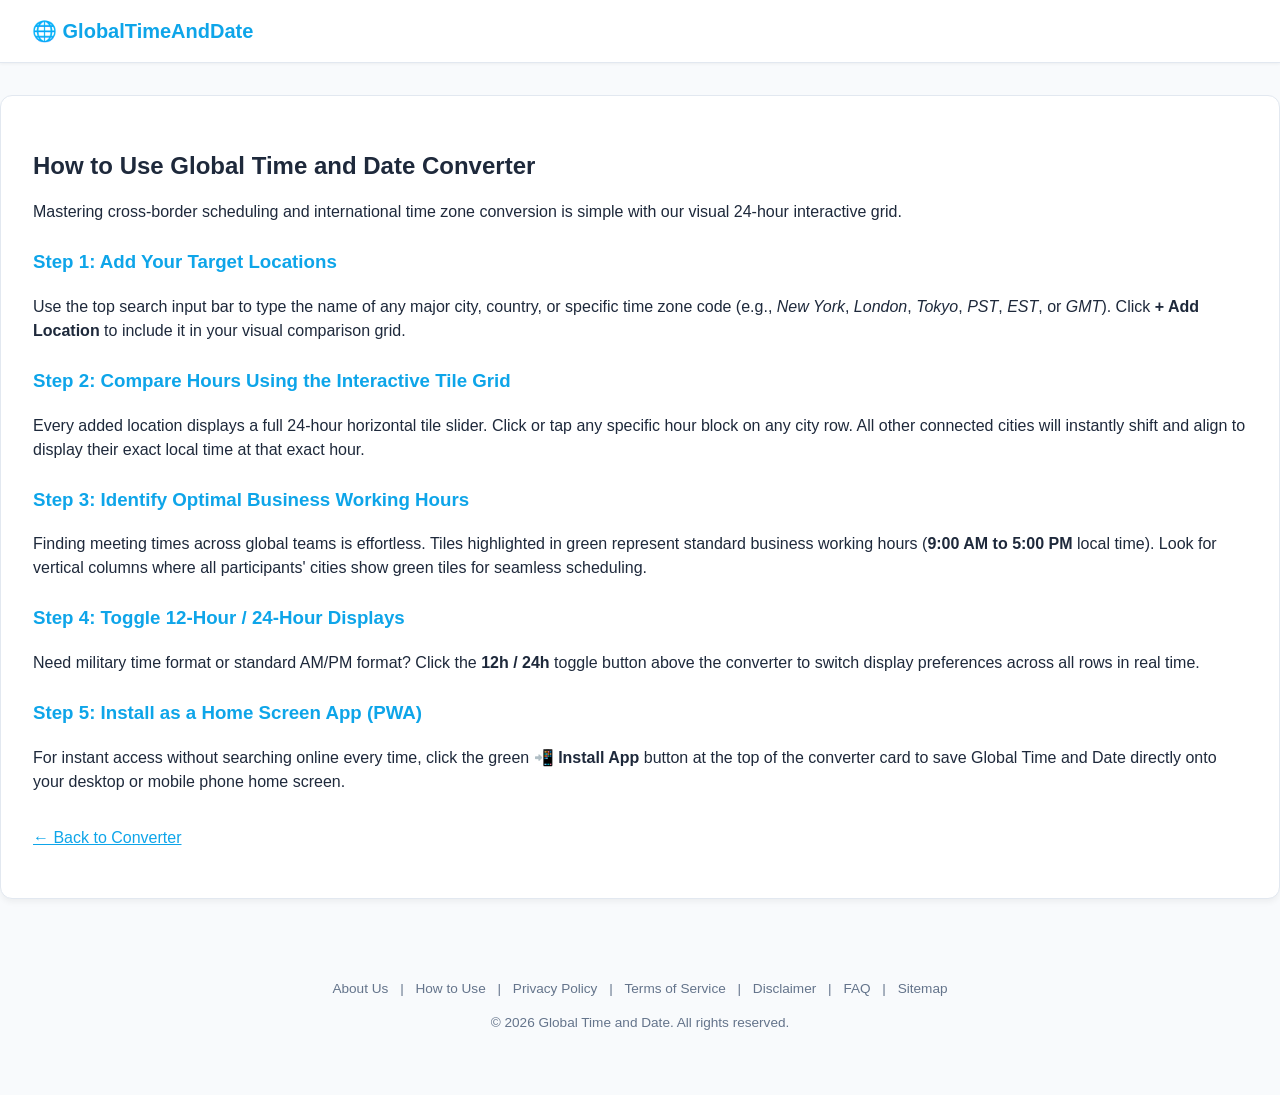
<file: GLOBALTIMEANDDATE/how-to-use.html>
<!DOCTYPE html>
<html lang="en">
<head>
    <meta charset="UTF-8">
    <meta name="viewport" content="width=device-width, initial-scale=1.0">
    <title>How to Use - Global Time and Date Converter</title>
    <meta name="description" content="Step-by-step guide on how to convert time zones, plan cross-border meetings, and use the visual 24-hour hour grid on Global Time and Date.">
    <link rel="stylesheet" href="styles.css">
    <link rel="canonical" href="https://globaldateandtime.vercel.app/how-to-use.html" />
</head>
<body>
    <header class="navbar">
        <div class="logo"><a href="index.html" style="color:inherit; text-decoration:none;">🌐 GlobalTimeAndDate</a></div>
    </header>

    <main class="container content-card">
        <h2>How to Use Global Time and Date Converter</h2>
        <p>Mastering cross-border scheduling and international time zone conversion is simple with our visual 24-hour interactive grid.</p>

        <h3 style="margin-top:1.5rem; color:var(--accent-color);">Step 1: Add Your Target Locations</h3>
        <p>Use the top search input bar to type the name of any major city, country, or specific time zone code (e.g., <em>New York</em>, <em>London</em>, <em>Tokyo</em>, <em>PST</em>, <em>EST</em>, or <em>GMT</em>). Click <strong>+ Add Location</strong> to include it in your visual comparison grid.</p>

        <h3 style="margin-top:1.5rem; color:var(--accent-color);">Step 2: Compare Hours Using the Interactive Tile Grid</h3>
        <p>Every added location displays a full 24-hour horizontal tile slider. Click or tap any specific hour block on any city row. All other connected cities will instantly shift and align to display their exact local time at that exact hour.</p>

        <h3 style="margin-top:1.5rem; color:var(--accent-color);">Step 3: Identify Optimal Business Working Hours</h3>
        <p>Finding meeting times across global teams is effortless. Tiles highlighted in green represent standard business working hours (<strong>9:00 AM to 5:00 PM</strong> local time). Look for vertical columns where all participants' cities show green tiles for seamless scheduling.</p>

        <h3 style="margin-top:1.5rem; color:var(--accent-color);">Step 4: Toggle 12-Hour / 24-Hour Displays</h3>
        <p>Need military time format or standard AM/PM format? Click the <strong>12h / 24h</strong> toggle button above the converter to switch display preferences across all rows in real time.</p>

        <h3 style="margin-top:1.5rem; color:var(--accent-color);">Step 5: Install as a Home Screen App (PWA)</h3>
        <p>For instant access without searching online every time, click the green <strong>📲 Install App</strong> button at the top of the converter card to save Global Time and Date directly onto your desktop or mobile phone home screen.</p>

        <p style="margin-top:2rem;"><a href="index.html" style="color:var(--accent-color);">← Back to Converter</a></p>
    </main>

    <footer class="footer">
        <div class="footer-links">
            <a href="about.html">About Us</a> |
            <a href="how-to-use.html">How to Use</a> |
            <a href="privacy.html">Privacy Policy</a> |
            <a href="terms.html">Terms of Service</a> |
            <a href="disclaimer.html">Disclaimer</a> |
            <a href="faq.html">FAQ</a> |
            <a href="sitemap.xml">Sitemap</a>
        </div>
        <p>&copy; 2026 Global Time and Date. All rights reserved.</p>
    </footer>
</body>
</html>
</file>
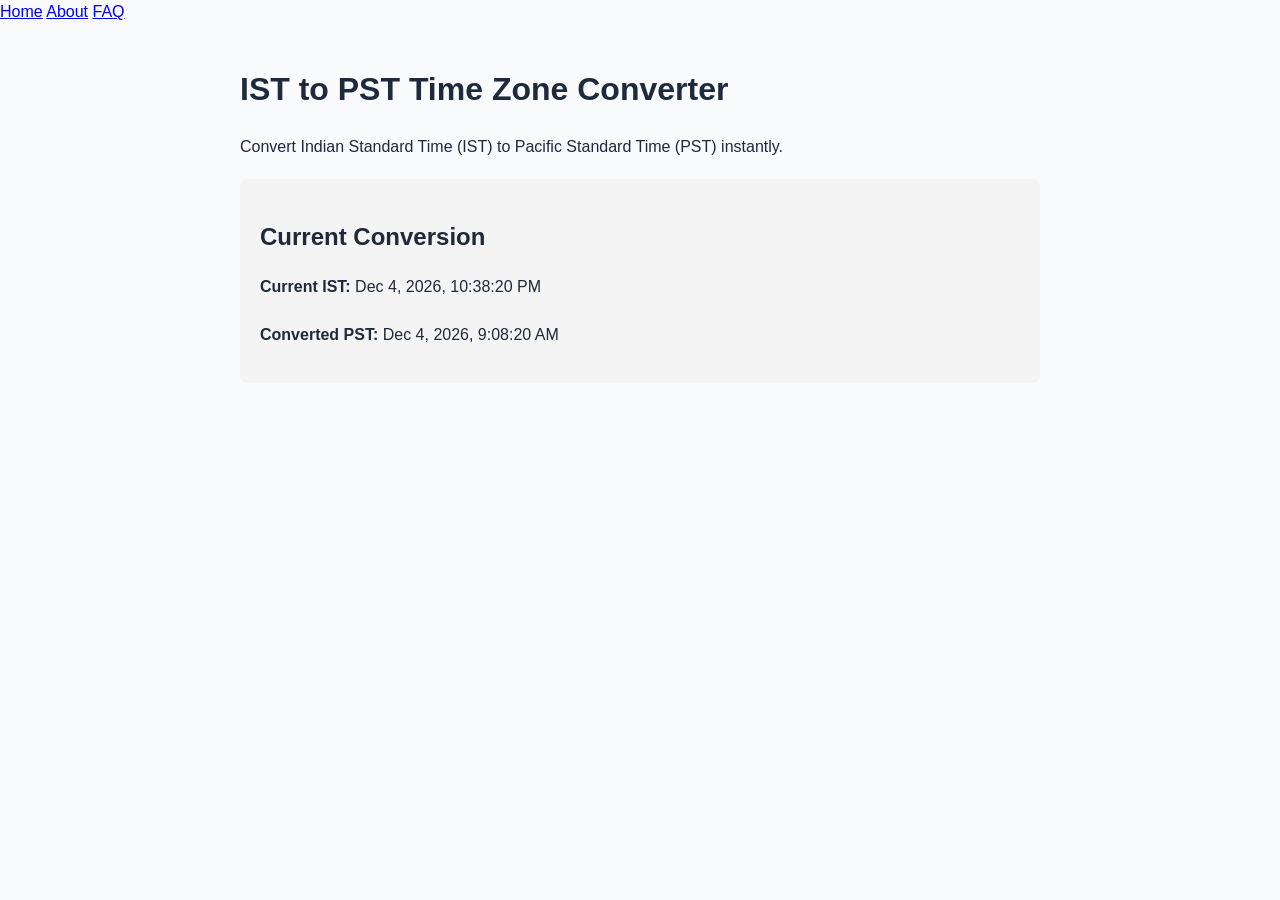
<file: GLOBALTIMEANDDATE/ist-to-pst.html>
<!DOCTYPE html>
<html lang="en">
<head>
    <meta charset="UTF-8">
    <meta name="viewport" content="width=device-width, initial-scale=1.0">
    <title>IST to PST Converter - Indian Standard Time to Pacific Standard Time</title>
    <meta name="description" content="Easily convert IST (Indian Standard Time) to PST (Pacific Standard Time) with real-time conversion and current time difference.">
    <link rel="stylesheet" href="styles.css">
    <link rel="canonical" href="https://globaldateandtime.vercel.app/ist-to-pst.html" />
</head>
<body>
    <header>
        <nav>
            <a href="index.html">Home</a>
            <a href="about.html">About</a>
            <a href="faq.html">FAQ</a>
        </nav>
    </header>
    
    <main style="padding: 20px; max-width: 800px; margin: auto;">
        <h1>IST to PST Time Zone Converter</h1>
        <p>Convert Indian Standard Time (IST) to Pacific Standard Time (PST) instantly.</p>
        
        <div class="converter-box" style="background: #f4f4f4; padding: 20px; border-radius: 8px; margin-top: 20px;">
            <h2>Current Conversion</h2>
            <p id="conversion-result">Loading live time conversion...</p>
        </div>
    </main>

    <script src="app.js"></script>
</body>
</html>
</file>
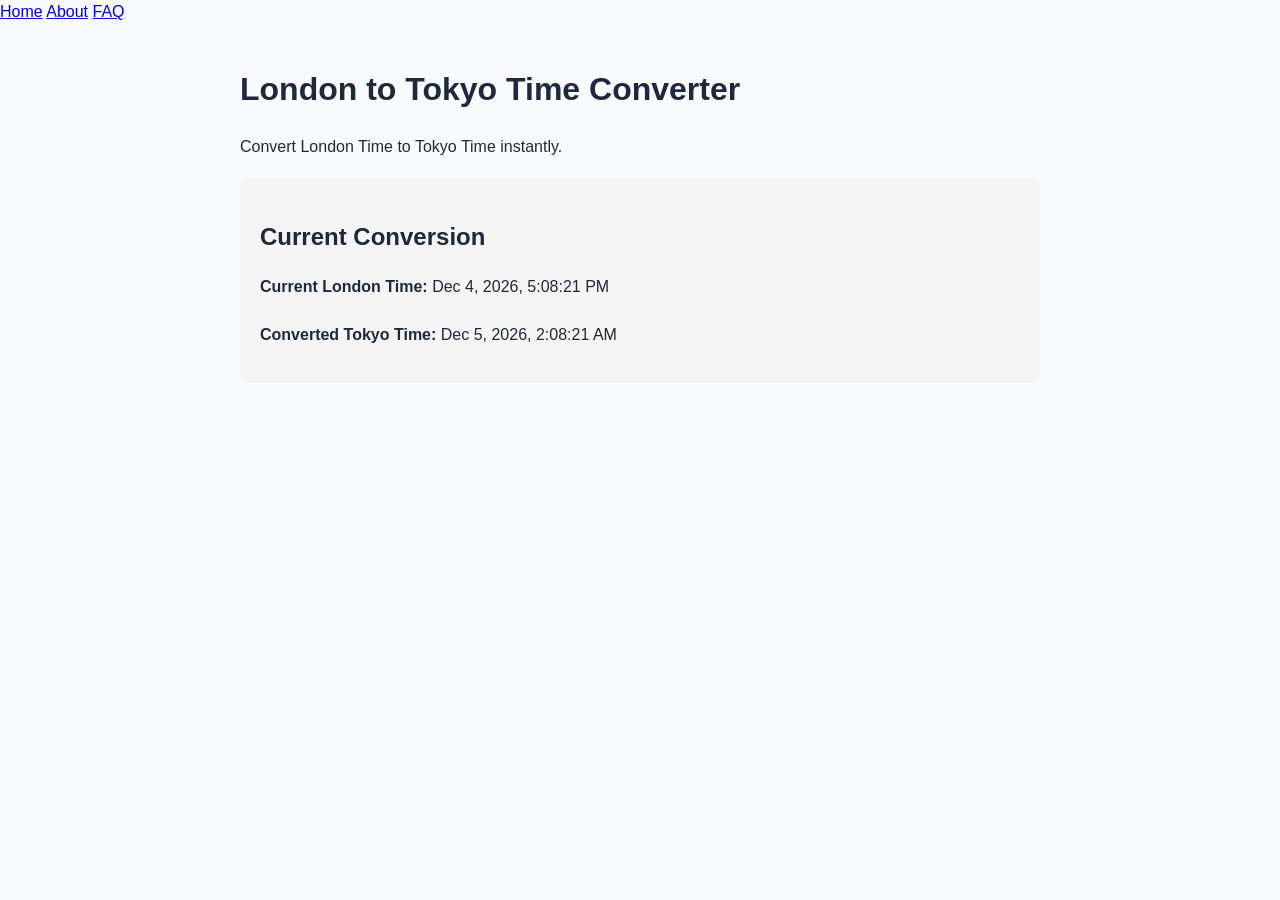
<file: GLOBALTIMEANDDATE/london-to-tokyo.html>
<!DOCTYPE html>
<html lang="en">
<head>
    <meta charset="UTF-8">
    <meta name="viewport" content="width=device-width, initial-scale=1.0">
    <title>London to Tokyo Time Converter - Compare London Time & Tokyo Time</title>
    <meta name="description" content="Check the current time difference between London and Tokyo with our instant time zone conversion tool.">
    <link rel="stylesheet" href="styles.css">
    <link rel="canonical" href="https://globaldateandtime.vercel.app/london-to-tokyo.html" />
</head>
<body>
    <header>
        <nav>
            <a href="index.html">Home</a>
            <a href="about.html">About</a>
            <a href="faq.html">FAQ</a>
        </nav>
    </header>
    
    <main style="padding: 20px; max-width: 800px; margin: auto;">
        <h1>London to Tokyo Time Converter</h1>
        <p>Convert London Time to Tokyo Time instantly.</p>
        
        <div class="converter-box" style="background: #f4f4f4; padding: 20px; border-radius: 8px; margin-top: 20px;">
            <h2>Current Conversion</h2>
            <p id="conversion-result">Loading live time conversion...</p>
        </div>
    </main>

    <script src="app.js"></script>
</body>
</html>
</file>
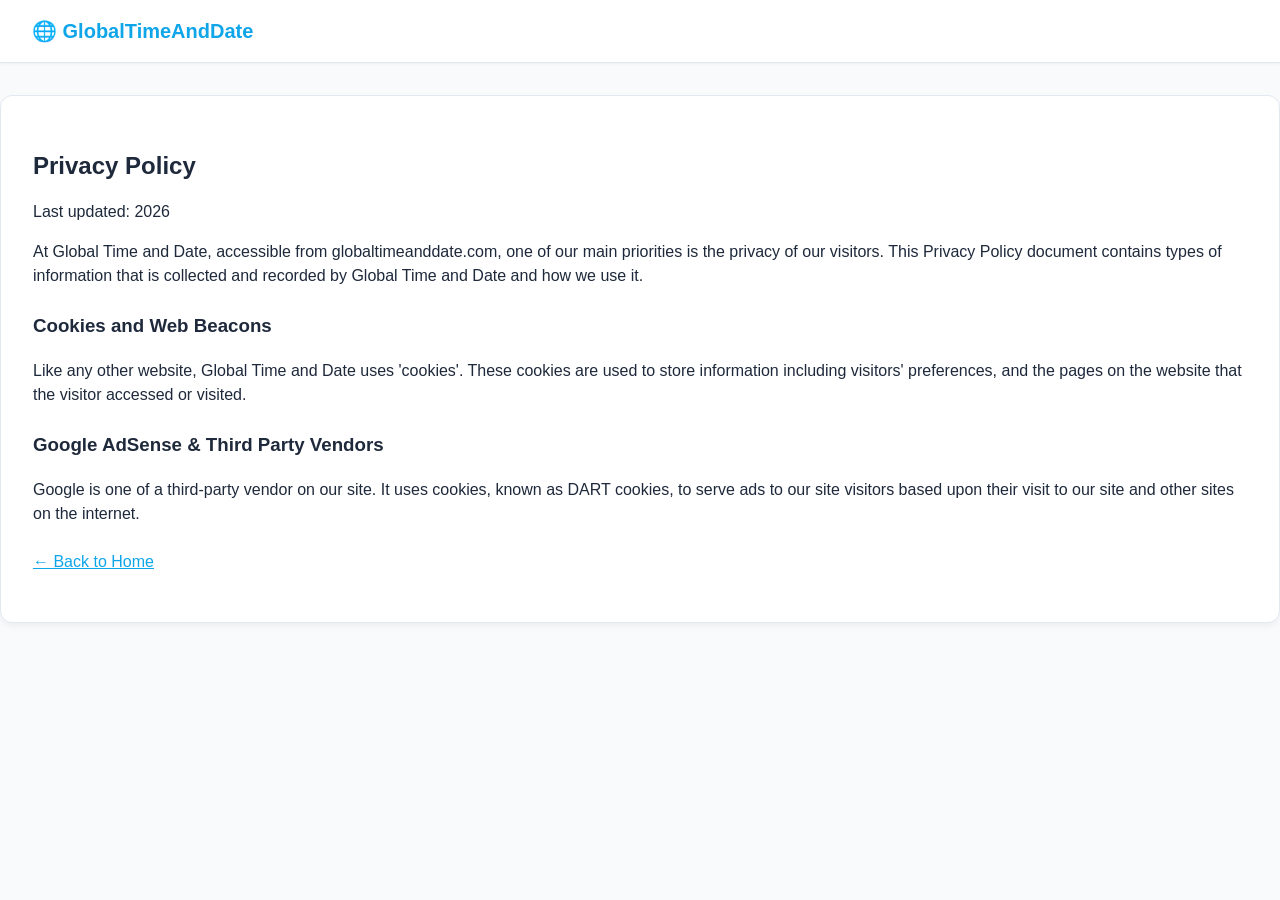
<file: GLOBALTIMEANDDATE/privacy.html>
<!DOCTYPE html>
<html lang="en">
<head>
    <meta charset="UTF-8">
    <meta name="viewport" content="width=device-width, initial-scale=1.0">
    <title>Privacy Policy - Global Time and Date</title>
    <link rel="stylesheet" href="styles.css">
    <link rel="canonical" href="https://globaldateandtime.vercel.app/privacy.html" />
</head>
<body>
    <header class="navbar">
        <div class="logo"><a href="index.html" style="color:inherit; text-decoration:none;">🌐 GlobalTimeAndDate</a></div>
    </header>
    <main class="container content-card">
        <h2>Privacy Policy</h2>
        <p>Last updated: 2026</p>
        <p>At Global Time and Date, accessible from globaltimeanddate.com, one of our main priorities is the privacy of our visitors. This Privacy Policy document contains types of information that is collected and recorded by Global Time and Date and how we use it.</p>
        
        <h3 style="margin-top:1.5rem;">Cookies and Web Beacons</h3>
        <p>Like any other website, Global Time and Date uses 'cookies'. These cookies are used to store information including visitors' preferences, and the pages on the website that the visitor accessed or visited.</p>

        <h3 style="margin-top:1.5rem;">Google AdSense & Third Party Vendors</h3>
        <p>Google is one of a third-party vendor on our site. It uses cookies, known as DART cookies, to serve ads to our site visitors based upon their visit to our site and other sites on the internet.</p>
        
        <p style="margin-top:1.5rem;"><a href="index.html" style="color:var(--accent-color);">← Back to Home</a></p>
    </main>
</body>
</html>
</file>
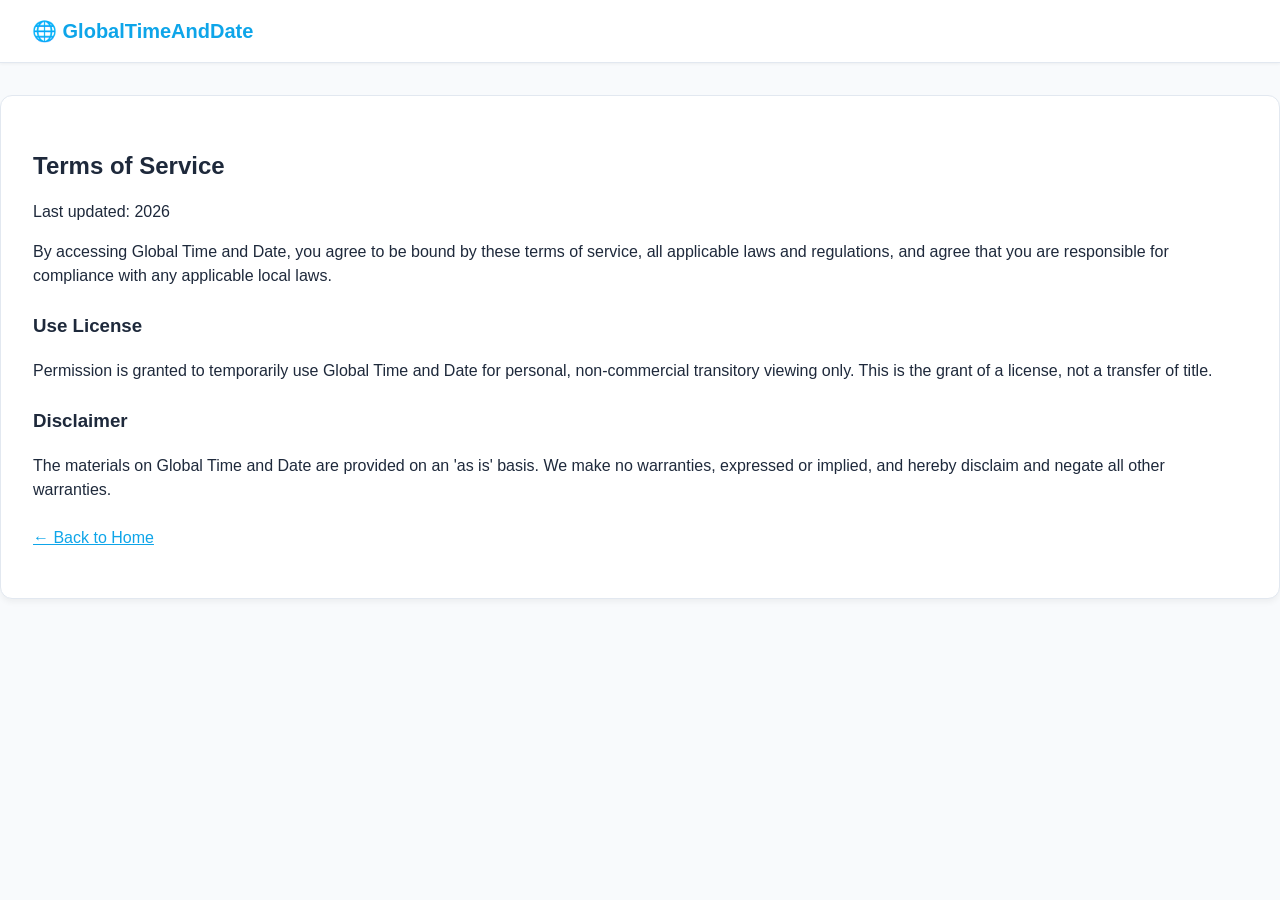
<file: GLOBALTIMEANDDATE/terms.html>
<!DOCTYPE html>
<html lang="en">
<head>
    <meta charset="UTF-8">
    <meta name="viewport" content="width=device-width, initial-scale=1.0">
    <title>Terms of Service - Global Time and Date</title>
    <link rel="stylesheet" href="styles.css">
    <link rel="canonical" href="https://globaldateandtime.vercel.app/terms.html" />
</head>
<body>
    <header class="navbar">
        <div class="logo"><a href="index.html" style="color:inherit; text-decoration:none;">🌐 GlobalTimeAndDate</a></div>
    </header>
    <main class="container content-card">
        <h2>Terms of Service</h2>
        <p>Last updated: 2026</p>
        <p>By accessing Global Time and Date, you agree to be bound by these terms of service, all applicable laws and regulations, and agree that you are responsible for compliance with any applicable local laws.</p>
        
        <h3 style="margin-top:1.5rem;">Use License</h3>
        <p>Permission is granted to temporarily use Global Time and Date for personal, non-commercial transitory viewing only. This is the grant of a license, not a transfer of title.</p>

        <h3 style="margin-top:1.5rem;">Disclaimer</h3>
        <p>The materials on Global Time and Date are provided on an 'as is' basis. We make no warranties, expressed or implied, and hereby disclaim and negate all other warranties.</p>
        
        <p style="margin-top:1.5rem;"><a href="index.html" style="color:var(--accent-color);">← Back to Home</a></p>
    </main>
</body>
</html>
</file>
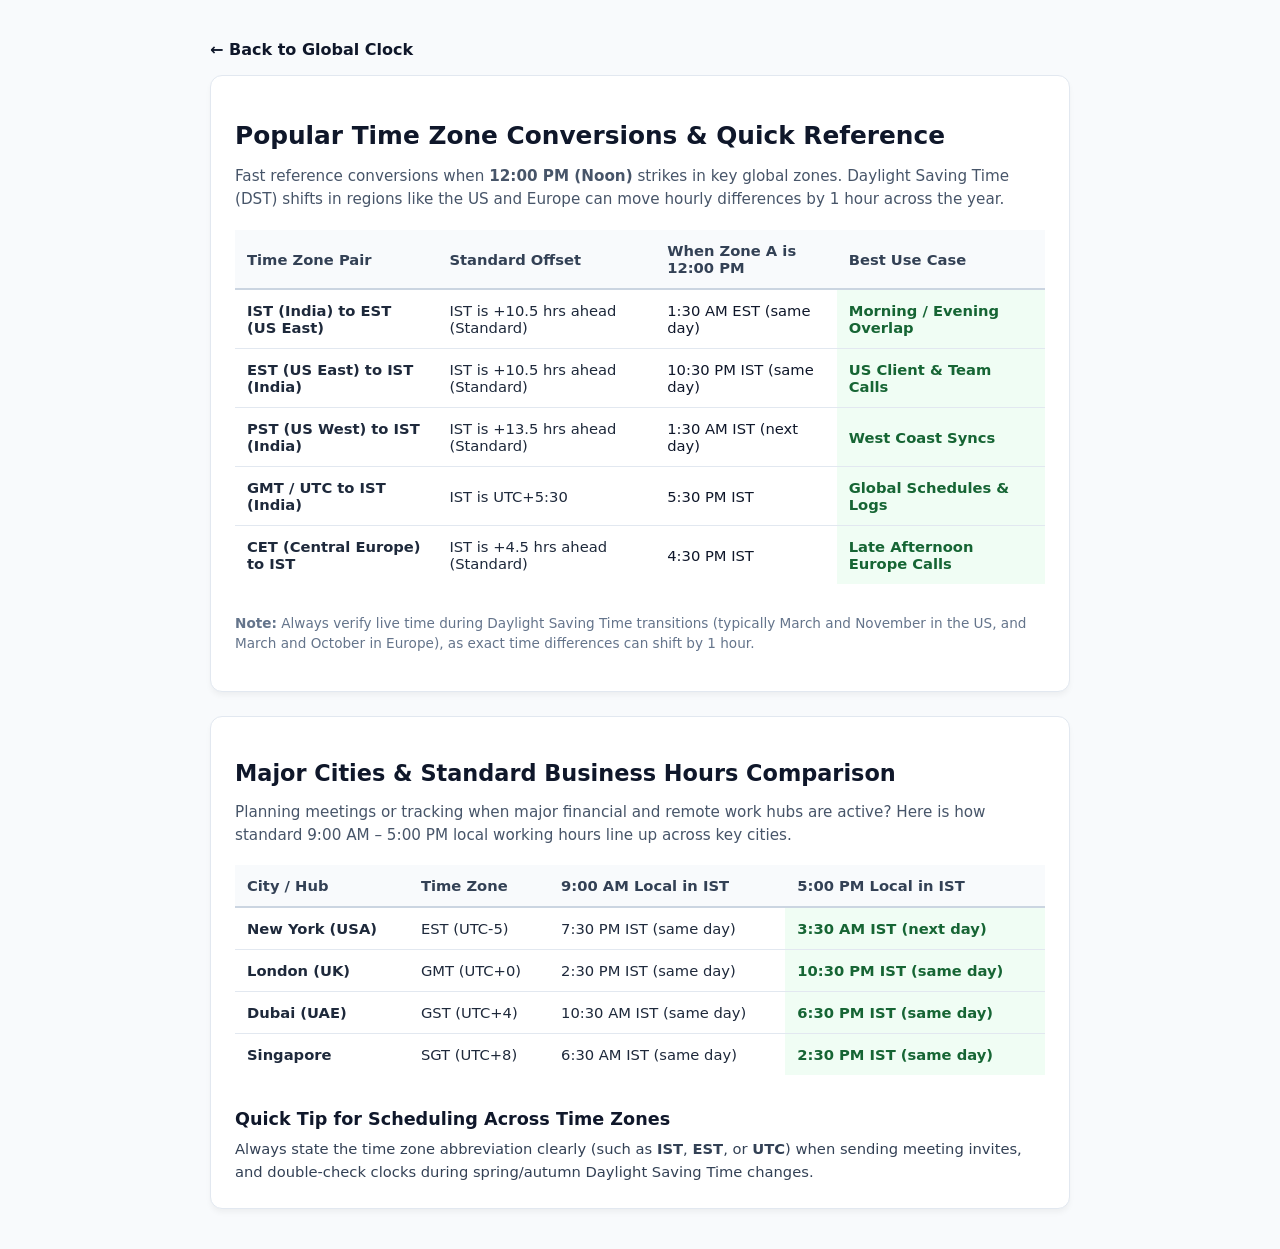
<file: GLOBALTIMEANDDATE/timezone-guides.html>
<!DOCTYPE html>
<html lang="en">
<head>
  <meta charset="UTF-8" />
  <meta name="viewport" content="width=device-width, initial-scale=1.0" />
  <title>Popular Time Zone Conversions & Meeting Overlap Guide | Global Date and Time</title>
  <meta name="description" content="Quick time zone conversion reference for IST, EST, PST, GMT/UTC, and CET to help plan global calls, remote work, and travel." />
  <link rel="canonical" href="https://globaldateandtime.vercel.app/timezone-guides.html" />
</head>
<body style="margin: 0; padding: 16px; background: #f8fafc; font-family: system-ui, -apple-system, sans-serif; color: #1e293b;">
  <main style="max-width: 860px; margin: 24px auto;">
    <div style="margin-bottom: 16px;">
      <a href="/" style="color: #0f172a; text-decoration: none; font-weight: 600;">← Back to Global Clock</a>
    </div>

    <!-- Popular Time Zone Conversions -->
    <section id="timezone-conversions" style="padding: 24px; background: #ffffff; border: 1px solid #e2e8f0; border-radius: 12px; box-shadow: 0 4px 6px -1px rgba(0,0,0,0.05);">
      <h1 style="font-size: 1.55rem; font-weight: 700; margin-bottom: 8px; color: #0f172a;">
        Popular Time Zone Conversions &amp; Quick Reference
      </h1>
      <p style="font-size: 0.95rem; color: #475569; margin-bottom: 20px; line-height: 1.5;">
        Fast reference conversions when <strong>12:00 PM (Noon)</strong> strikes in key global zones. Daylight Saving Time (DST) shifts in regions like the US and Europe can move hourly differences by 1 hour across the year.
      </p>

      <div style="overflow-x: auto;">
        <table style="width: 100%; border-collapse: collapse; margin-bottom: 18px; text-align: left; font-size: 0.92rem;">
          <thead>
            <tr style="background-color: #f8fafc; border-bottom: 2px solid #cbd5e1;">
              <th style="padding: 12px; font-weight: 600; color: #334155;">Time Zone Pair</th>
              <th style="padding: 12px; font-weight: 600; color: #334155;">Standard Offset</th>
              <th style="padding: 12px; font-weight: 600; color: #334155;">When Zone A is 12:00 PM</th>
              <th style="padding: 12px; font-weight: 600; color: #334155;">Best Use Case</th>
            </tr>
          </thead>
          <tbody>
            <tr style="border-bottom: 1px solid #e2e8f0;">
              <td style="padding: 12px; font-weight: 600;">IST (India) to EST (US East)</td>
              <td style="padding: 12px;">IST is +10.5 hrs ahead (Standard)</td>
              <td style="padding: 12px; color: #0f172a;">1:30 AM EST (same day)</td>
              <td style="padding: 12px; font-weight: 600; color: #166534; background-color: #f0fdf4;">Morning / Evening Overlap</td>
            </tr>
            <tr style="border-bottom: 1px solid #e2e8f0;">
              <td style="padding: 12px; font-weight: 600;">EST (US East) to IST (India)</td>
              <td style="padding: 12px;">IST is +10.5 hrs ahead (Standard)</td>
              <td style="padding: 12px; color: #0f172a;">10:30 PM IST (same day)</td>
              <td style="padding: 12px; font-weight: 600; color: #166534; background-color: #f0fdf4;">US Client &amp; Team Calls</td>
            </tr>
            <tr style="border-bottom: 1px solid #e2e8f0;">
              <td style="padding: 12px; font-weight: 600;">PST (US West) to IST (India)</td>
              <td style="padding: 12px;">IST is +13.5 hrs ahead (Standard)</td>
              <td style="padding: 12px; color: #0f172a;">1:30 AM IST (next day)</td>
              <td style="padding: 12px; font-weight: 600; color: #166534; background-color: #f0fdf4;">West Coast Syncs</td>
            </tr>
            <tr style="border-bottom: 1px solid #e2e8f0;">
              <td style="padding: 12px; font-weight: 600;">GMT / UTC to IST (India)</td>
              <td style="padding: 12px;">IST is UTC+5:30</td>
              <td style="padding: 12px; color: #0f172a;">5:30 PM IST</td>
              <td style="padding: 12px; font-weight: 600; color: #166534; background-color: #f0fdf4;">Global Schedules &amp; Logs</td>
            </tr>
            <tr>
              <td style="padding: 12px; font-weight: 600;">CET (Central Europe) to IST</td>
              <td style="padding: 12px;">IST is +4.5 hrs ahead (Standard)</td>
              <td style="padding: 12px; color: #0f172a;">4:30 PM IST</td>
              <td style="padding: 12px; font-weight: 600; color: #166534; background-color: #f0fdf4;">Late Afternoon Europe Calls</td>
            </tr>
          </tbody>
        </table>
      </div>

      <p style="font-size: 0.85rem; color: #64748b; margin-top: 12px; line-height: 1.45;">
        <strong>Note:</strong> Always verify live time during Daylight Saving Time transitions (typically March and November in the US, and March and October in Europe), as exact time differences can shift by 1 hour.
      </p>
    </section>
    <!-- Global Business Hours & Major City Timings -->
    <section id="global-business-hours" style="margin-top: 24px; padding: 24px; background: #ffffff; border: 1px solid #e2e8f0; border-radius: 12px; box-shadow: 0 4px 6px -1px rgba(0,0,0,0.05);">
      <h2 style="font-size: 1.4rem; font-weight: 700; margin-bottom: 8px; color: #0f172a;">
        Major Cities &amp; Standard Business Hours Comparison
      </h2>
      <p style="font-size: 0.95rem; color: #475569; margin-bottom: 18px; line-height: 1.5;">
        Planning meetings or tracking when major financial and remote work hubs are active? Here is how standard 9:00 AM – 5:00 PM local working hours line up across key cities.
      </p>

      <div style="overflow-x: auto;">
        <table style="width: 100%; border-collapse: collapse; margin-bottom: 18px; text-align: left; font-size: 0.92rem;">
          <thead>
            <tr style="background-color: #f8fafc; border-bottom: 2px solid #cbd5e1;">
              <th style="padding: 12px; font-weight: 600; color: #334155;">City / Hub</th>
              <th style="padding: 12px; font-weight: 600; color: #334155;">Time Zone</th>
              <th style="padding: 12px; font-weight: 600; color: #334155;">9:00 AM Local in IST</th>
              <th style="padding: 12px; font-weight: 600; color: #334155;">5:00 PM Local in IST</th>
            </tr>
          </thead>
          <tbody>
            <tr style="border-bottom: 1px solid #e2e8f0;">
              <td style="padding: 12px; font-weight: 600;">New York (USA)</td>
              <td style="padding: 12px;">EST (UTC-5)</td>
              <td style="padding: 12px;">7:30 PM IST (same day)</td>
              <td style="padding: 12px; font-weight: 600; color: #166534; background-color: #f0fdf4;">3:30 AM IST (next day)</td>
            </tr>
            <tr style="border-bottom: 1px solid #e2e8f0;">
              <td style="padding: 12px; font-weight: 600;">London (UK)</td>
              <td style="padding: 12px;">GMT (UTC+0)</td>
              <td style="padding: 12px;">2:30 PM IST (same day)</td>
              <td style="padding: 12px; font-weight: 600; color: #166534; background-color: #f0fdf4;">10:30 PM IST (same day)</td>
            </tr>
            <tr style="border-bottom: 1px solid #e2e8f0;">
              <td style="padding: 12px; font-weight: 600;">Dubai (UAE)</td>
              <td style="padding: 12px;">GST (UTC+4)</td>
              <td style="padding: 12px;">10:30 AM IST (same day)</td>
              <td style="padding: 12px; font-weight: 600; color: #166534; background-color: #f0fdf4;">6:30 PM IST (same day)</td>
            </tr>
            <tr>
              <td style="padding: 12px; font-weight: 600;">Singapore</td>
              <td style="padding: 12px;">SGT (UTC+8)</td>
              <td style="padding: 12px;">6:30 AM IST (same day)</td>
              <td style="padding: 12px; font-weight: 600; color: #166534; background-color: #f0fdf4;">2:30 PM IST (same day)</td>
            </tr>
          </tbody>
        </table>
      </div>

      <h3 style="font-size: 1.1rem; font-weight: 700; margin-top: 16px; margin-bottom: 8px; color: #0f172a;">
        Quick Tip for Scheduling Across Time Zones
      </h3>
      <p style="margin: 0; color: #334155; font-size: 0.92rem; line-height: 1.6;">
        Always state the time zone abbreviation clearly (such as <strong>IST</strong>, <strong>EST</strong>, or <strong>UTC</strong>) when sending meeting invites, and double-check clocks during spring/autumn Daylight Saving Time changes.
      </p>
    </section>
  </main>
</body>
</html>
</file>
<file: GLOBALTIMEANDDATE/styles.css>
:root {
    --bg-color: #f8fafc;
    --card-bg: #ffffff;
    --border-color: #e2e8f0;
    --text-primary: #1e293b;
    --text-secondary: #64748b;
    --accent-color: #0ea5e9;
    --accent-hover: #0284c7;
    --grid-tile-bg: #f1f5f9;
    --grid-tile-active: #0ea5e9;
    --work-hour-bg: #dcfce7;
    --work-hour-color: #15803d;
}

body {
    background-color: var(--bg-color);
    color: var(--text-primary);
    font-family: -apple-system, BlinkMacSystemFont, "Segoe UI", Roboto, Helvetica, Arial, sans-serif;
    margin: 0;
    padding: 0;
    line-height: 1.5;
}

.navbar {
    background-color: var(--card-bg);
    border-bottom: 1px solid var(--border-color);
    display: flex;
    justify-content: space-between;
    align-items: center;
    padding: 1rem 2rem;
    box-shadow: 0 1px 3px rgba(0, 0, 0, 0.05);
}

.logo {
    font-size: 1.25rem;
    font-weight: 700;
    color: var(--accent-color);
}

.nav-links a {
    color: var(--text-secondary);
    text-decoration: none;
    margin-left: 1.5rem;
    font-size: 0.9rem;
    transition: color 0.2s;
}

.nav-links a:hover {
    color: var(--accent-color);
}

.container {
    max-width: 1280px;
    margin: 2rem auto;
    padding: 0 1rem;
}

.hero-block {
    text-align: center;
    margin-bottom: 2rem;
}

.hero-block h1 {
    font-size: 2rem;
    font-weight: 700;
    margin-bottom: 0.5rem;
    color: var(--text-primary);
}

.hero-block p {
    color: var(--text-secondary);
    font-size: 1rem;
}

.tool-card {
    background-color: var(--card-bg);
    border: 1px solid var(--border-color);
    border-radius: 12px;
    padding: 1.5rem;
    box-shadow: 0 4px 6px -1px rgba(0, 0, 0, 0.05), 0 2px 4px -1px rgba(0, 0, 0, 0.03);
}

.tool-controls {
    display: flex;
    flex-wrap: wrap;
    gap: 1rem;
    justify-content: space-between;
    align-items: center;
    margin-bottom: 1.5rem;
}

.search-box {
    display: flex;
    align-items: center;
    gap: 8px;
    background-color: var(--bg-color);
    border: 1px solid var(--border-color);
    border-radius: 8px;
    padding: 6px 12px;
    flex: 1;
    min-width: 300px;
}

.search-box input {
    background: transparent;
    border: none;
    color: var(--text-primary);
    font-size: 0.95rem;
    width: 100%;
    outline: none;
}

.search-arrows {
    display: flex;
    flex-direction: column;
    justify-content: center;
    gap: 2px;
    background: rgba(0, 0, 0, 0.05);
    padding: 2px 4px;
    border-radius: 4px;
}

.arrow-select-btn {
    background: transparent;
    border: none;
    color: var(--text-primary);
    font-size: 0.75rem;
    font-weight: bold;
    cursor: pointer;
    padding: 2px 6px;
    border-radius: 2px;
    transition: background 0.2s, color 0.2s;
}

.arrow-select-btn:hover {
    background-color: var(--accent-color);
    color: #fff;
}

.control-actions {
    display: flex;
    gap: 0.75rem;
    align-items: center;
    flex-wrap: wrap;
}

.btn-primary, .btn-secondary, .btn-primary-app {
    padding: 0.5rem 1rem;
    border-radius: 6px;
    font-weight: 600;
    font-size: 0.85rem;
    cursor: pointer;
    border: none;
    transition: background 0.2s;
}

.btn-primary {
    background-color: var(--accent-color);
    color: #ffffff;
}

.btn-primary:hover {
    background-color: var(--accent-hover);
}

.btn-secondary {
    background-color: var(--grid-tile-bg);
    color: var(--text-primary);
    border: 1px solid var(--border-color);
}

.btn-secondary:hover {
    background-color: #e2e8f0;
}

.btn-primary-app {
    background-color: #10b981;
    color: #fff;
}

.date-picker-wrapper {
    display: flex;
    align-items: center;
    gap: 0.4rem;
    background-color: var(--bg-color);
    padding: 0.4rem 0.75rem;
    border-radius: 6px;
    border: 1px solid var(--border-color);
}

.date-picker-input {
    background: transparent;
    border: none;
    color: var(--text-primary);
    font-weight: 600;
    font-size: 0.85rem;
    outline: none;
    cursor: pointer;
}

.grid-wrapper {
    display: flex;
    flex-direction: column;
    gap: 1rem;
}

.city-row {
    display: flex;
    align-items: center;
    gap: 1rem;
    background-color: var(--bg-color);
    padding: 1rem;
    border-radius: 8px;
    border: 1px solid var(--border-color);
}

.city-info {
    width: 200px;
    min-width: 200px;
}

.city-name {
    font-size: 1rem;
    font-weight: 700;
    color: var(--text-primary);
}

.city-time-desc {
    font-size: 0.8rem;
    color: var(--text-secondary);
    margin-top: 2px;
}

.time-tiles {
    display: flex;
    flex: 1;
    gap: 2px;
}

.time-tile {
    flex: 1;
    min-width: 32px;
    height: 52px;
    background-color: var(--grid-tile-bg);
    border-radius: 4px;
    display: flex;
    flex-direction: column;
    align-items: center;
    justify-content: center;
    font-size: 0.75rem;
    font-weight: 600;
    cursor: pointer;
    user-select: none;
    color: var(--text-primary);
    transition: background 0.15s, transform 0.1s;
}

.time-tile:hover {
    background-color: #e2e8f0;
}

.time-tile span.ampm {
    font-size: 0.5rem;
    font-weight: 400;
    color: var(--text-secondary);
    margin-top: -2px;
}

.time-tile.work-hour {
    background-color: var(--work-hour-bg);
    color: var(--work-hour-color);
    border: 1px solid rgba(21, 128, 61, 0.2);
}

.time-tile.selected {
    background-color: var(--grid-tile-active);
    color: #ffffff;
    font-weight: 700;
    box-shadow: 0 0 8px rgba(14, 165, 233, 0.4);
}

.date-badge {
    font-size: 0.5rem;
    background-color: var(--accent-color);
    color: #ffffff;
    font-weight: 700;
    padding: 1px 3px;
    border-radius: 2px;
    margin-bottom: 2px;
    text-transform: uppercase;
}

.row-actions {
    display: flex;
    align-items: center;
    gap: 6px;
}

.move-btn, .remove-btn {
    background: var(--card-bg);
    border: 1px solid var(--border-color);
    color: var(--text-secondary);
    width: 28px;
    height: 28px;
    border-radius: 4px;
    display: flex;
    align-items: center;
    justify-content: center;
    cursor: pointer;
    font-size: 0.8rem;
    transition: all 0.2s;
}

.move-btn:hover {
    color: var(--accent-color);
    border-color: var(--accent-color);
}

.remove-btn:hover {
    background-color: #ef4444;
    color: #fff;
    border-color: #ef4444;
}

.content-card {
    background-color: var(--card-bg);
    border: 1px solid var(--border-color);
    border-radius: 12px;
    padding: 2rem;
    margin-top: 2rem;
    box-shadow: 0 4px 6px -1px rgba(0, 0, 0, 0.05);
}

.content-card h2 {
    font-size: 1.5rem;
    margin-bottom: 1rem;
    color: var(--text-primary);
}

.footer {
    text-align: center;
    padding: 3rem 0;
    color: var(--text-secondary);
    font-size: 0.85rem;
}

.footer-links a {
    color: var(--text-secondary);
    text-decoration: none;
    margin: 0 0.5rem;
}

.footer-links a:hover {
    color: var(--accent-color);
}

/* --- Perfect Mobile Responsive Fixes (NettakeHome Engine Style) --- */
@media screen and (max-width: 768px) {
    body {
        overflow-x: hidden;
        padding: 4px !important;
    }

    .container {
        width: 100% !important;
        max-width: 100% !important;
        padding: 6px !important;
        margin: 0.25rem auto !important;
    }

    .navbar {
        flex-direction: column;
        gap: 8px;
        padding: 10px;
        text-align: center;
    }

    .nav-links {
        display: flex;
        flex-wrap: wrap;
        justify-content: center;
        gap: 8px;
    }

    .nav-links a {
        margin-left: 0;
        font-size: 0.8rem;
    }

    .hero-block {
        margin-bottom: 1rem !important;
    }

    .hero-block h1 {
        font-size: 1.35rem !important;
    }

    .hero-block p {
        font-size: 0.85rem !important;
    }

    .tool-card {
        padding: 0.75rem !important;
        border-radius: 8px !important;
    }

    .tool-controls {
        flex-direction: column;
        gap: 0.5rem !important;
        align-items: stretch !important;
    }

    .search-box {
        min-width: 100% !important;
        box-sizing: border-box;
    }

    .control-actions {
        width: 100% !important;
        flex-direction: column;
        gap: 6px;
    }

    .control-actions button, 
    .date-picker-wrapper {
        width: 100% !important;
        justify-content: center;
        box-sizing: border-box;
    }

    .city-row {
        flex-direction: column;
        align-items: stretch !important;
        gap: 0.5rem !important;
        padding: 0.75rem !important;
    }

    .city-info {
        width: 100% !important;
        min-width: 100% !important;
    }

    .grid-wrapper {
        overflow-x: auto;
        -webkit-overflow-scrolling: touch;
    }

    #dynamic-pseo-links {
        grid-template-columns: 1fr !important;
    }
}
</file>
